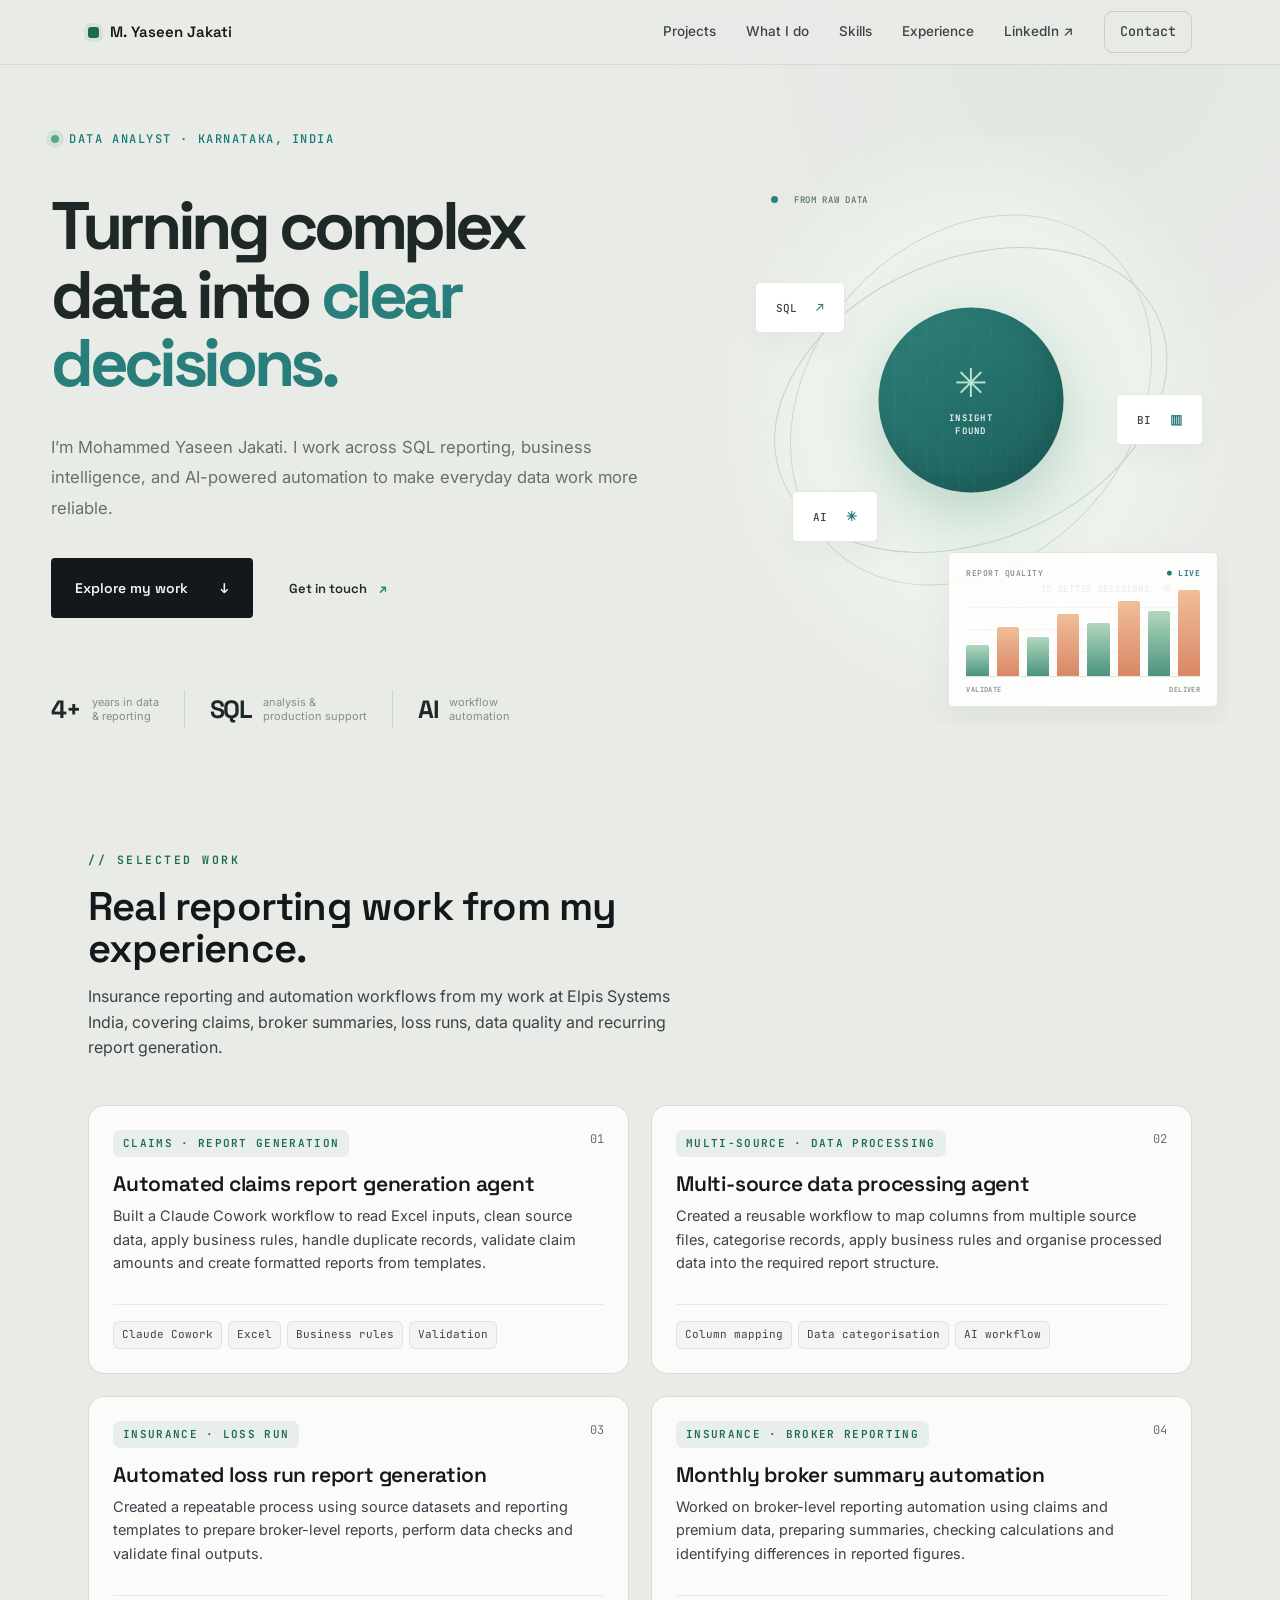
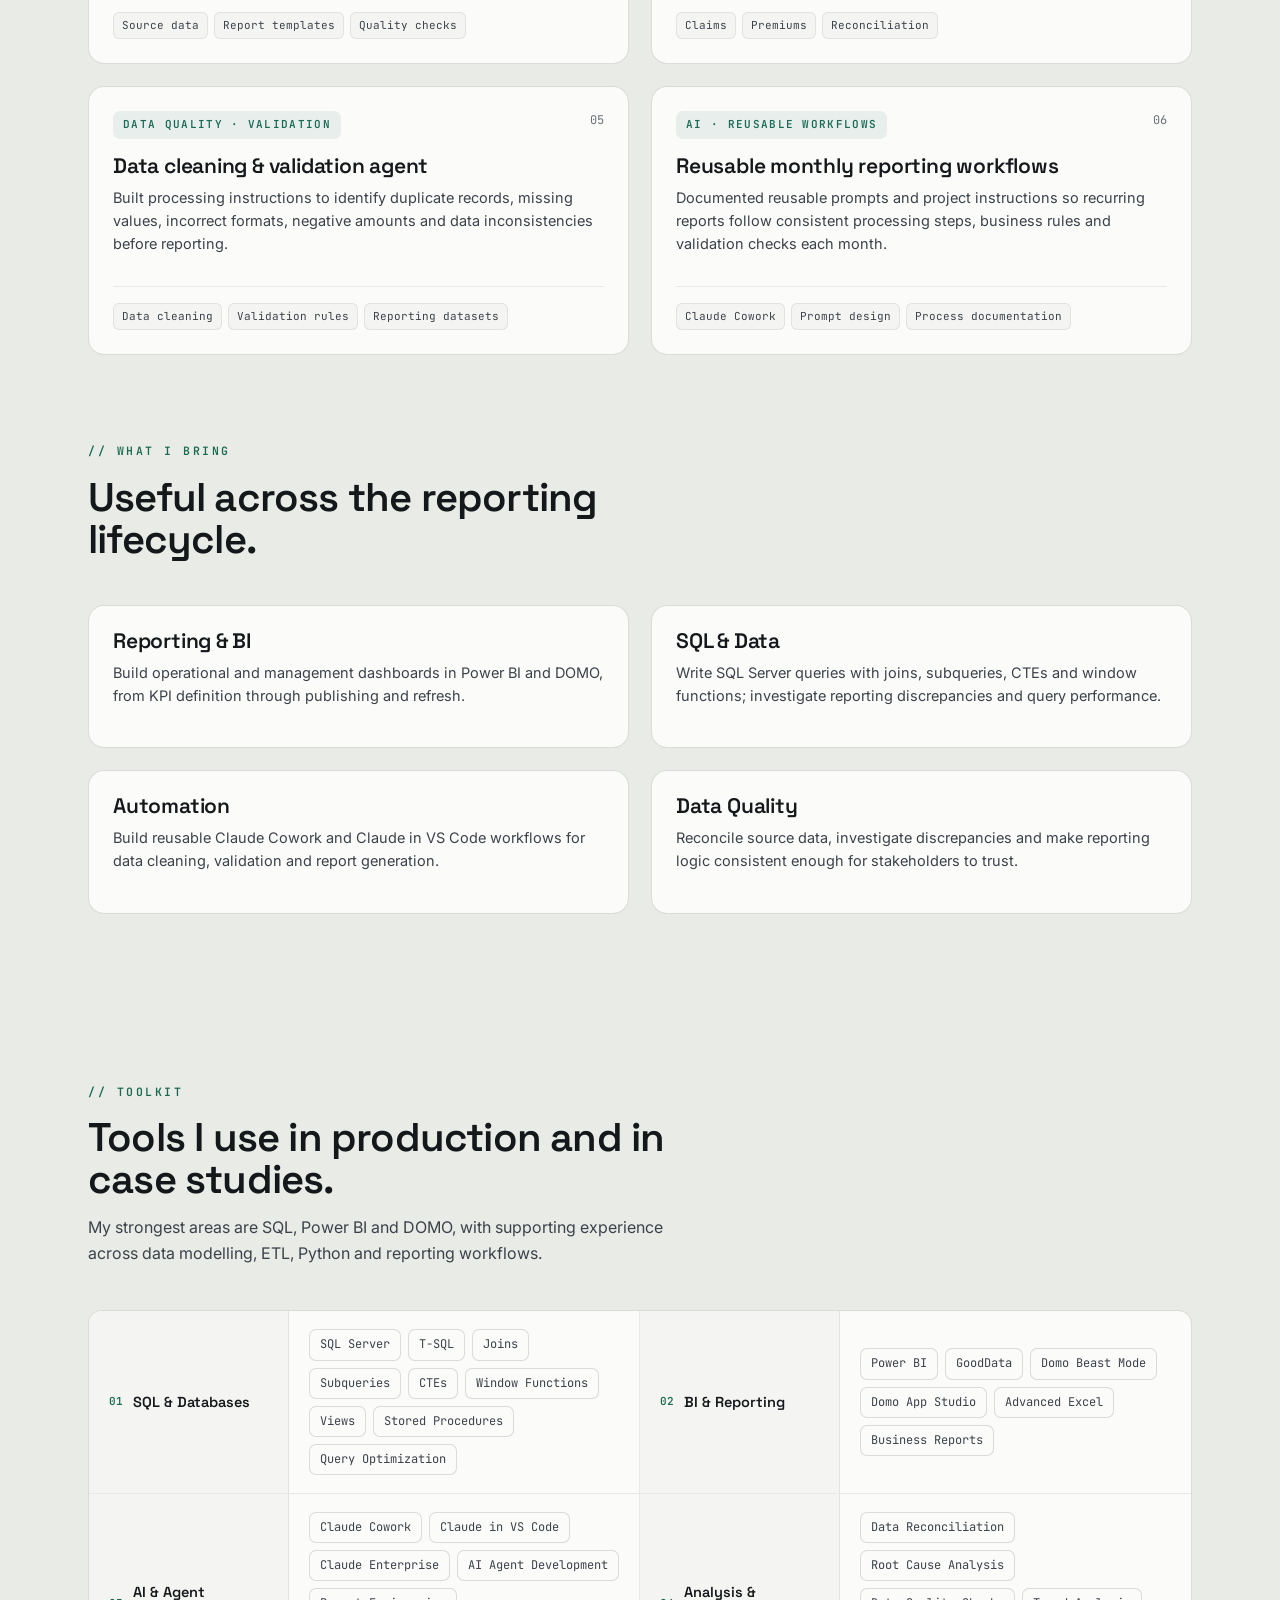
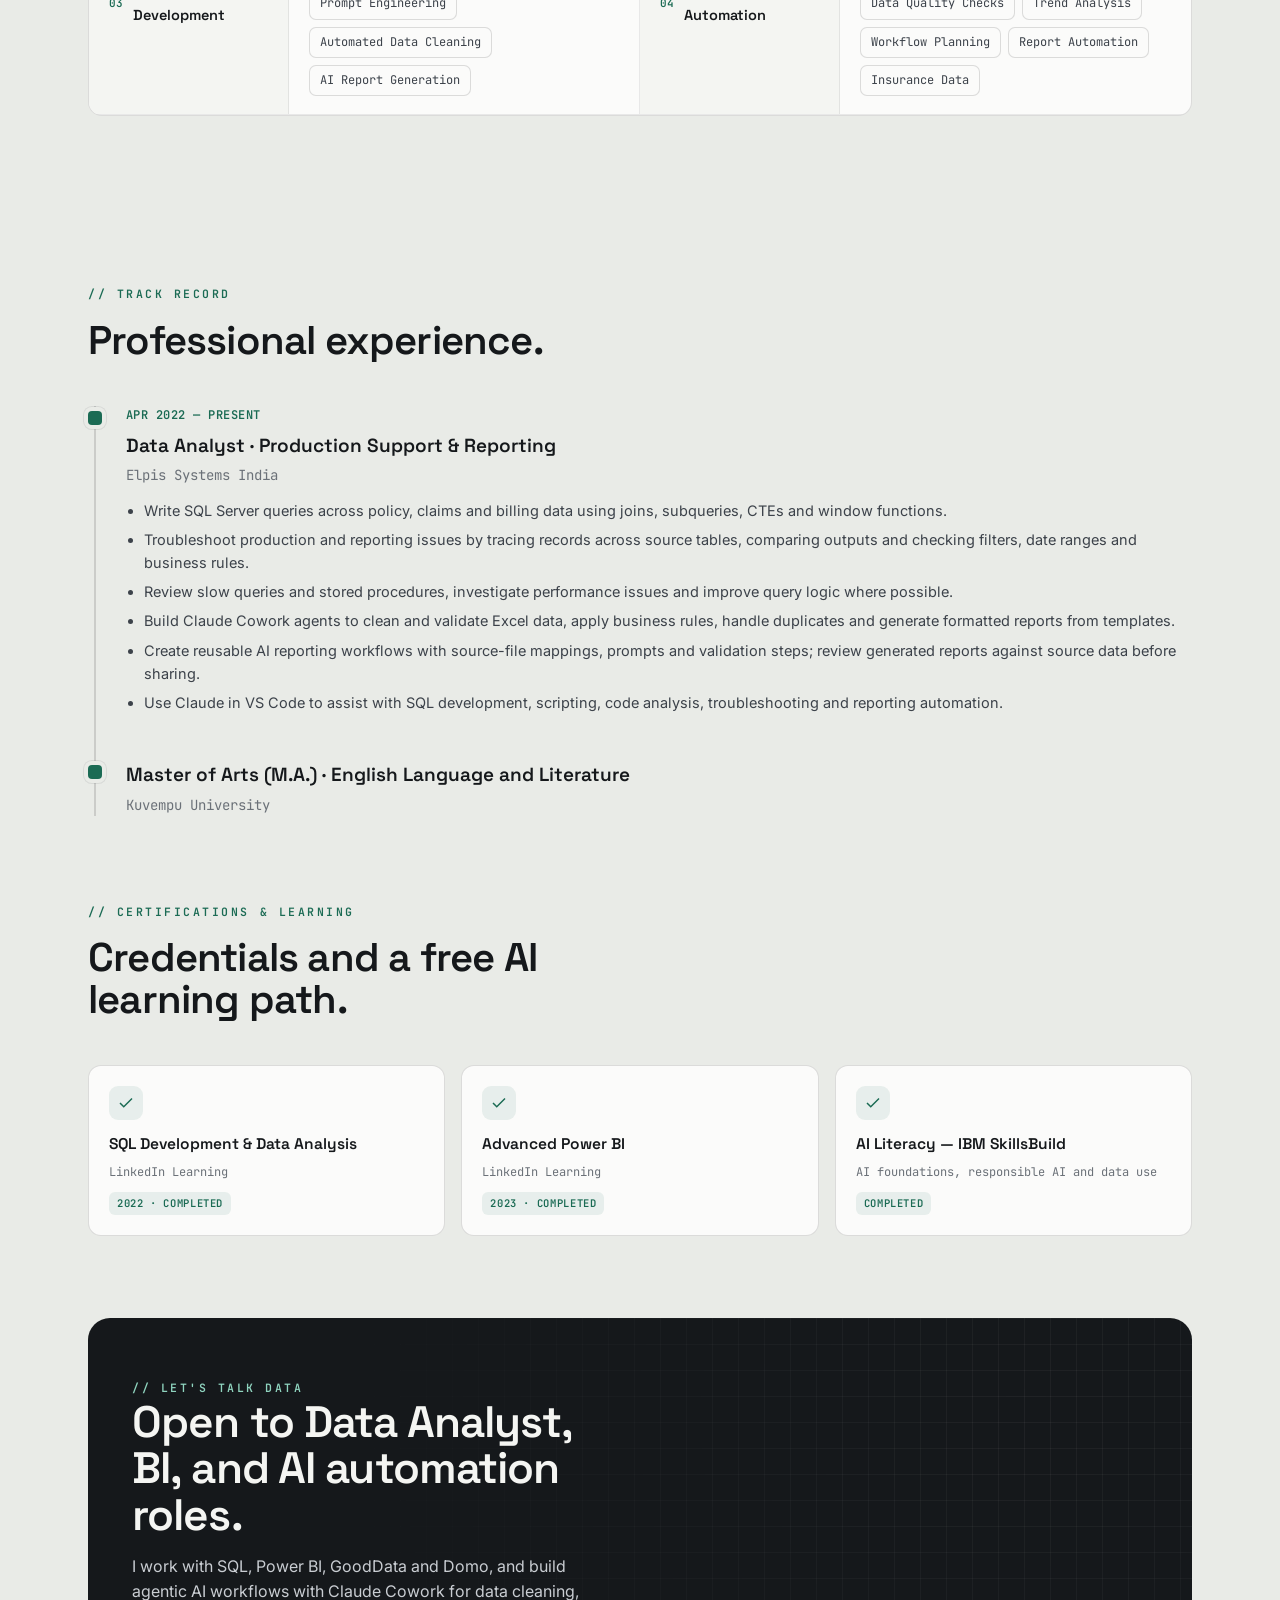
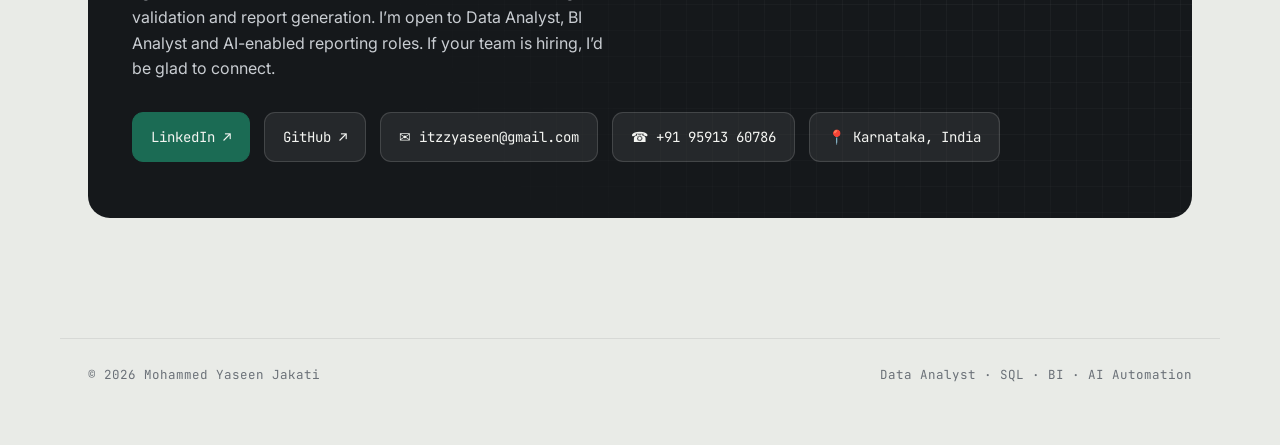
<file: index.html>
<!DOCTYPE html>
<html lang="en">
<head>
<meta charset="UTF-8" />
<meta name="viewport" content="width=device-width, initial-scale=1.0" />
<title>Mohammed Yaseen Jakati — Data Analyst · SQL · BI · AI Automation</title>
<meta name="description" content="Data Analyst with 4+ years of experience in SQL reporting, business intelligence, insurance analytics and AI-powered reporting automation." />
<link rel="preconnect" href="https://fonts.googleapis.com" />
<link rel="preconnect" href="https://fonts.gstatic.com" crossorigin />
<link href="https://fonts.googleapis.com/css2?family=Space+Grotesk:wght@400;500;600;700&family=Inter:wght@400;500;600&family=JetBrains+Mono:wght@400;500;600&display=swap" rel="stylesheet" />
<style>
  :root{
    --bg:#E9EBE7;
    --paper:#F4F5F2;
    --surface:#FBFBFA;
    --ink:#15181B;
    --ink-2:#3C424A;
    --ink-soft:#6B7178;
    --line:#15181b14;
    --line-strong:#15181b24;
    --accent:#1B6B54;      /* deep viridian */
    --accent-deep:#0F4D3B;
    --accent-soft:#1b6b5416;
    --amber:#D9932B;       /* data highlight, used sparingly */
    --brick:#B24127;       /* delta / down marker, rare */
    --r:14px;
    --maxw:1160px;
    --grid:24px;
  }
  *{box-sizing:border-box;margin:0;padding:0}
  html{scroll-behavior:smooth;-webkit-text-size-adjust:100%}
  body{
    font-family:"Inter",system-ui,sans-serif;
    color:var(--ink);
    background:var(--bg);
    line-height:1.6;
    -webkit-font-smoothing:antialiased;
    overflow-x:hidden;
  }
  /* Keep the homepage quiet so the content carries the visual weight. */
  body::before{content:"";position:fixed;inset:0;z-index:0;pointer-events:none;background:radial-gradient(circle at 85% 5%,#1b6b5408,transparent 32%);}
  .wrap{max-width:var(--maxw);margin:0 auto;padding:0 28px;position:relative;z-index:1}
  a{color:inherit;text-decoration:none}
  .mono{font-family:"JetBrains Mono",monospace}
  .eyebrow{
    font-family:"JetBrains Mono",monospace;
    font-size:11.5px;letter-spacing:.22em;text-transform:uppercase;
    color:var(--accent);font-weight:600;
  }
  h1,h2,h3{font-family:"Space Grotesk",sans-serif;font-weight:600;line-height:1.05;letter-spacing:-.01em}

  /* ---------- NAV ---------- */
  header.nav{position:sticky;top:0;z-index:50;backdrop-filter:blur(10px);
    background:color-mix(in srgb,var(--bg) 82%,transparent);
    border-bottom:1px solid var(--line)}
  .nav-in{display:flex;align-items:center;justify-content:space-between;height:64px}
  .brand{display:flex;align-items:center;gap:11px;font-family:"Space Grotesk";font-weight:600;font-size:15px}
  .brand .dot{width:11px;height:11px;border-radius:3px;background:var(--accent);
    box-shadow:0 0 0 4px var(--accent-soft)}
  .nav-links{display:flex;gap:30px;align-items:center}
  .nav-links a{font-size:13.5px;color:var(--ink-2);font-weight:500;transition:color .2s}
  .nav-links a:hover{color:var(--accent)}
  .nav-cta{font-family:"JetBrains Mono";font-size:12.5px;font-weight:500;padding:9px 15px;
    border:1px solid var(--line-strong);border-radius:9px;transition:.2s}
  .nav-cta:hover{background:var(--ink);color:var(--paper);border-color:var(--ink)}
  @media(max-width:760px){.nav-links a:not(.nav-cta){display:none}}

  /* ---------- HERO ---------- */
  .hero{padding:72px 0 40px}
  .hero-grid{display:grid;grid-template-columns:1.05fr .95fr;gap:52px;align-items:center}
  @media(max-width:900px){.hero-grid{grid-template-columns:1fr;gap:36px}}
  .avail{display:inline-flex;align-items:center;gap:8px;font-family:"JetBrains Mono";
    font-size:12px;color:var(--ink-2);border:1px solid var(--line-strong);
    border-radius:100px;padding:6px 13px;margin-bottom:26px}
  .avail .pulse{width:8px;height:8px;border-radius:50%;background:var(--accent);
    box-shadow:0 0 0 0 var(--accent);animation:pulse 2.4s infinite}
  @keyframes pulse{0%{box-shadow:0 0 0 0 #1b6b5455}70%{box-shadow:0 0 0 9px #1b6b5400}100%{box-shadow:0 0 0 0 #1b6b5400}}
  .hero h1{font-size:clamp(38px,6vw,66px);letter-spacing:-.03em}
  .hero h1 .accent{color:var(--accent)}
  .role{font-family:"JetBrains Mono";font-size:clamp(13px,1.6vw,16px);color:var(--ink-2);
    margin-top:20px;font-weight:500}
  .role b{color:var(--ink);font-weight:600}
  .lead{font-size:16.5px;color:var(--ink-2);max-width:44ch;margin-top:22px}
  .hero-cta{display:flex;gap:12px;margin-top:30px;flex-wrap:wrap}
  .btn{font-family:"Space Grotesk";font-weight:600;font-size:14.5px;padding:13px 22px;
    border-radius:11px;transition:.2s;display:inline-flex;align-items:center;gap:9px;cursor:pointer;border:1px solid transparent}
  .btn-primary{background:var(--ink);color:var(--paper)}
  .btn-primary:hover{background:var(--accent-deep);transform:translateY(-2px)}
  .btn-ghost{border-color:var(--line-strong);color:var(--ink)}
  .btn-ghost:hover{border-color:var(--ink);transform:translateY(-2px)}

  /* hero dashboard card */
  .dash{background:var(--surface);border:1px solid var(--line-strong);border-radius:18px;
    padding:20px;box-shadow:0 24px 60px -30px #15181b40;position:relative;overflow:hidden}
  .dash::after{content:"";position:absolute;inset:0;border-radius:18px;pointer-events:none;
    box-shadow:inset 0 1px 0 #fff}
  .dash-top{display:flex;justify-content:space-between;align-items:center;margin-bottom:16px}
  .dash-title{font-family:"JetBrains Mono";font-size:11.5px;letter-spacing:.14em;
    text-transform:uppercase;color:var(--ink-soft)}
  .dash-dots{display:flex;gap:6px}
  .dash-dots i{width:9px;height:9px;border-radius:50%;background:var(--line-strong);display:block}
  .kpi-row{display:grid;grid-template-columns:1fr 1fr;gap:12px;margin-bottom:14px}
  .kpi{background:var(--paper);border:1px solid var(--line);border-radius:11px;padding:13px 14px}
  .kpi .lab{font-family:"JetBrains Mono";font-size:10.5px;letter-spacing:.1em;
    text-transform:uppercase;color:var(--ink-soft)}
  .kpi .val{font-family:"Space Grotesk";font-weight:700;font-size:26px;margin-top:4px;line-height:1}
  .kpi .delta{font-family:"JetBrains Mono";font-size:11px;color:var(--accent);margin-top:5px}
  .kpi .delta.down{color:var(--brick)}
  .chart-box{background:var(--paper);border:1px solid var(--line);border-radius:11px;padding:14px 14px 10px}
  .chart-box .lab{font-family:"JetBrains Mono";font-size:10.5px;letter-spacing:.1em;
    text-transform:uppercase;color:var(--ink-soft);margin-bottom:10px;display:flex;justify-content:space-between}
  .bars{display:flex;align-items:flex-end;gap:9px;height:78px}
  .bars .bar{flex:1;background:linear-gradient(var(--accent),var(--accent-deep));border-radius:4px 4px 0 0;
    height:0;transition:height 1.1s cubic-bezier(.2,.8,.2,1)}
  .bars .bar:nth-child(4){background:linear-gradient(var(--amber),#b8791f)}

  /* ---------- STAT STRIP ---------- */
  .strip{border-top:1px solid var(--line);border-bottom:1px solid var(--line);margin-top:56px}
  .strip-in{display:grid;grid-template-columns:repeat(4,1fr)}
  .stat{padding:30px 8px;border-right:1px solid var(--line);text-align:center}
  .stat:last-child{border-right:none}
  .stat .n{font-family:"Space Grotesk";font-weight:700;font-size:clamp(30px,4vw,44px);color:var(--ink);line-height:1}
  .stat .n span{color:var(--accent)}
  .stat .c{font-family:"JetBrains Mono";font-size:11.5px;letter-spacing:.08em;text-transform:uppercase;
    color:var(--ink-soft);margin-top:9px}
  @media(max-width:640px){.strip-in{grid-template-columns:1fr 1fr}.stat:nth-child(2){border-right:none}
    .stat:nth-child(1),.stat:nth-child(2){border-bottom:1px solid var(--line)}}

  /* ---------- SECTION SHELL ---------- */
  section{padding:82px 0;position:relative}
  .sec-head{margin-bottom:44px;max-width:60ch}
  .sec-head h2{font-size:clamp(28px,3.6vw,40px);margin-top:14px;letter-spacing:-.02em}
  .sec-head p{color:var(--ink-2);margin-top:14px;font-size:16px}

  /* ---------- SKILLS spec sheet ---------- */
  .spec{display:grid;grid-template-columns:repeat(2,1fr);gap:0;border:1px solid var(--line-strong);
    border-radius:var(--r);overflow:hidden;background:var(--surface)}
  @media(max-width:760px){.spec{grid-template-columns:1fr}}
  .spec-row{display:grid;grid-template-columns:200px 1fr;border-bottom:1px solid var(--line);border-right:1px solid var(--line)}
  .spec-row:nth-child(even){border-right:none}
  @media(max-width:760px){.spec-row{border-right:none;grid-template-columns:1fr}}
  .spec-row .k{padding:18px 20px;font-family:"Space Grotesk";font-weight:600;font-size:14.5px;
    background:var(--paper);border-right:1px solid var(--line);display:flex;align-items:center;gap:10px}
  .spec-row .k .idx{font-family:"JetBrains Mono";font-size:11px;color:var(--accent);font-weight:600}
  .spec-row .v{padding:18px 20px;display:flex;flex-wrap:wrap;gap:7px;align-content:center}
  .chip{font-family:"JetBrains Mono";font-size:12px;color:var(--ink-2);
    border:1px solid var(--line-strong);border-radius:7px;padding:5px 10px;background:var(--surface);transition:.18s}
  .chip:hover{border-color:var(--accent);color:var(--accent)}

  /* ---------- PROJECTS ---------- */
  .proj-grid{display:grid;grid-template-columns:1fr 1fr;gap:22px}
  @media(max-width:820px){.proj-grid{grid-template-columns:1fr}}
  .card{background:var(--surface);border:1px solid var(--line-strong);border-radius:16px;
    padding:24px;transition:.25s;display:flex;flex-direction:column;position:relative;overflow:hidden}
  .card:hover{transform:translateY(-4px);box-shadow:0 26px 50px -28px #15181b40;border-color:var(--accent)}
  .card-top{display:flex;justify-content:space-between;align-items:flex-start;gap:14px;margin-bottom:16px}
  .domain{font-family:"JetBrains Mono";font-size:11px;letter-spacing:.12em;text-transform:uppercase;
    font-weight:600;color:var(--accent);background:var(--accent-soft);padding:5px 10px;border-radius:7px}
  .pid{font-family:"JetBrains Mono";font-size:12px;color:var(--ink-soft)}
  .card h3{font-size:21px;letter-spacing:-.01em;margin-bottom:9px}
  .card .desc{font-size:14.5px;color:var(--ink-2);margin-bottom:16px}
  .viz{height:96px;margin:2px 0 18px;border:1px solid var(--line);border-radius:10px;background:var(--paper);
    padding:10px 12px;display:flex;flex-direction:column;justify-content:flex-end}
  .viz svg{width:100%;height:100%;overflow:visible}
  .metrics{display:flex;gap:20px;margin-bottom:16px;flex-wrap:wrap}
  .metric .m-n{font-family:"Space Grotesk";font-weight:700;font-size:22px;color:var(--ink);line-height:1}
  .metric .m-n.pos{color:var(--accent)}
  .metric .m-c{font-family:"JetBrains Mono";font-size:10.5px;letter-spacing:.06em;text-transform:uppercase;
    color:var(--ink-soft);margin-top:5px}
  .card-links{display:flex;flex-wrap:wrap;gap:18px;align-items:center;margin-top:auto;padding-top:4px}
  .card-cta{display:inline-flex;align-items:center;gap:8px;font-family:"JetBrains Mono";font-size:12.5px;
    font-weight:600;color:var(--accent);transition:gap .18s}
  .card-cta:hover{gap:13px}
  .card-gh{display:inline-flex;align-items:center;gap:6px;font-family:"JetBrains Mono";font-size:12.5px;
    font-weight:500;color:var(--ink-soft);transition:color .18s}
  .card-gh:hover{color:var(--accent)}
  .stack{display:flex;flex-wrap:wrap;gap:6px;margin-top:14px;padding-top:16px;border-top:1px solid var(--line)}
  .stack .t{font-family:"JetBrains Mono";font-size:11px;color:var(--ink-2);background:var(--paper);
    border:1px solid var(--line);border-radius:6px;padding:4px 8px}
  .flow{display:flex;align-items:center;gap:7px;flex-wrap:wrap;margin-bottom:15px;
    font-family:"JetBrains Mono";font-size:11.5px;color:var(--ink-soft)}
  .flow b{color:var(--ink);font-weight:600}
  .flow .arw{color:var(--accent)}

  /* ---------- TIMELINE ---------- */
  .tl{border-left:2px solid var(--line-strong);margin-left:6px}
  .tl-item{position:relative;padding:0 0 34px 30px}
  .tl-item::before{content:"";position:absolute;left:-8px;top:5px;width:14px;height:14px;border-radius:4px;
    background:var(--accent);box-shadow:0 0 0 4px var(--bg),0 0 0 5px var(--line)}
  .tl-item:last-child{padding-bottom:0}
  .tl-when{font-family:"JetBrains Mono";font-size:12px;color:var(--accent);font-weight:600;letter-spacing:.04em}
  .tl-role{font-family:"Space Grotesk";font-weight:600;font-size:19px;margin:6px 0 3px}
  .tl-org{font-size:14px;color:var(--ink-soft);font-family:"JetBrains Mono"}
  .tl-body{color:var(--ink-2);font-size:14.5px;margin-top:12px}
  .tl-body li{margin:6px 0 6px 18px}

  /* ---------- CERTS ---------- */
  .certs{display:grid;grid-template-columns:repeat(3,1fr);gap:16px}
  @media(max-width:760px){.certs{grid-template-columns:1fr}}
  .cert{background:var(--surface);border:1px solid var(--line-strong);border-radius:13px;padding:20px}
  .cert .badge{width:34px;height:34px;border-radius:9px;background:var(--accent-soft);display:flex;
    align-items:center;justify-content:center;margin-bottom:14px;color:var(--accent)}
  .cert h4{font-family:"Space Grotesk";font-weight:600;font-size:15.5px;line-height:1.3}
  .cert .yr{font-family:"JetBrains Mono";font-size:12px;color:var(--ink-soft);margin-top:8px}
  .credential-link{display:inline-block;margin-top:13px;font-family:"JetBrains Mono",monospace;font-size:11px;font-weight:600;color:var(--accent)}
  .credential-link:hover{text-decoration:underline}
  .cert .st{display:inline-block;font-family:"JetBrains Mono";font-size:10.5px;margin-top:10px;
    padding:3px 8px;border-radius:6px;letter-spacing:.06em;text-transform:uppercase;font-weight:600}
  .st.done{background:var(--accent-soft);color:var(--accent)}
  .st.prog{background:#d9932b1f;color:#a9711d}

  /* ---------- CONTACT ---------- */
  .contact{background:var(--ink);color:var(--paper);border-radius:22px;padding:56px 44px;
    position:relative;overflow:hidden}
  .contact::before{content:"";position:absolute;inset:0;pointer-events:none;
    background-image:linear-gradient(#ffffff0c 1px,transparent 1px),linear-gradient(90deg,#ffffff0c 1px,transparent 1px);
    background-size:26px 26px;-webkit-mask-image:radial-gradient(circle at 85% 20%,#000,transparent 70%);
            mask-image:radial-gradient(circle at 85% 20%,#000,transparent 70%)}
  .contact h2{font-size:clamp(28px,4vw,44px);letter-spacing:-.02em;position:relative;max-width:16ch}
  .contact p{color:#c9cdd2;margin-top:16px;max-width:48ch;position:relative}
  .cc-row{display:flex;gap:14px;flex-wrap:wrap;margin-top:30px;position:relative}
  .cc{display:inline-flex;align-items:center;gap:10px;font-family:"JetBrains Mono";font-size:14px;
    background:#ffffff12;border:1px solid #ffffff24;border-radius:11px;padding:13px 18px;transition:.2s}
  .cc:hover{background:var(--accent);border-color:var(--accent);transform:translateY(-2px)}
  .cc.primary{background:var(--accent);border-color:var(--accent)}
  .cc.primary:hover{background:var(--accent-deep)}

  footer{padding:38px 0 60px;text-align:center}
  footer .f-in{display:flex;justify-content:space-between;align-items:center;flex-wrap:wrap;gap:16px;
    font-family:"JetBrains Mono";font-size:12.5px;color:var(--ink-soft);border-top:1px solid var(--line);padding-top:26px}

  /* reveal */
  .reveal{opacity:0;transform:translateY(22px);transition:opacity .7s ease,transform .7s cubic-bezier(.2,.8,.2,1)}
  .reveal.in{opacity:1;transform:none}
  @media(prefers-reduced-motion:reduce){
    *{animation:none!important;transition:none!important}
    .reveal{opacity:1;transform:none}
    html{scroll-behavior:auto}
  }
  :focus-visible{outline:2px solid var(--accent);outline-offset:3px;border-radius:4px}

  /* Reference-inspired opening hero */
  .hero-reference{padding:66px 0 36px}
  .hero-reference>.wrap{max-width:1760px;padding-left:clamp(28px,4vw,72px);padding-right:clamp(28px,4vw,72px)}
  .hero-reference .hero-grid{grid-template-columns:1.08fr .92fr;gap:34px;align-items:center}
  .hero-kicker{display:flex;align-items:center;gap:10px;margin:0 0 45px;color:#147a78;font:500 12px "JetBrains Mono",monospace;letter-spacing:.13em}
  .hero-status{width:8px;height:8px;border-radius:50%;background:#58a88b;box-shadow:0 0 0 5px #58a88b24}
  .hero-reference h1{font:700 clamp(52px,5.25vw,102px)/1.02 "Space Grotesk",sans-serif;letter-spacing:-.065em;color:#1e2927}
  .hero-reference h1 .accent{color:#277e7a}
  .hero-intro{max-width:620px;margin-top:34px;color:#66716e;font-size:clamp(16px,1.3vw,21px);line-height:1.85}
  .hero-reference .hero-cta{align-items:center;gap:36px;margin-top:34px}
  .hero-reference .btn{border-radius:4px;padding:18px 23px;font-size:14px}
  .hero-reference .btn-primary{gap:32px}
  .hero-contact{font:600 13px "Space Grotesk",sans-serif;color:#202b29}
  .hero-contact span{margin-left:9px;color:#287c78}
  .hero-reference .hero-meta{display:flex;align-items:center;gap:25px;margin-top:72px}
  .hero-meta>div{display:flex;align-items:center;gap:11px}
  .hero-meta strong{font:700 25px "Space Grotesk",sans-serif;letter-spacing:-.05em;color:#1d2927}
  .hero-meta span{font-size:11px;line-height:1.35;color:#82908a}
  .hero-meta>i{width:1px;height:38px;background:#ccd5ce}
  .insight-visual{height:590px;position:relative;background:radial-gradient(ellipse at 52% 47%,#dbece3 0,#edf2eb 41%,transparent 69%);overflow:hidden}
  .insight-orbit{position:absolute;left:51%;top:45%;border:1px solid #bdd5c8;border-radius:50%;transform:translate(-50%,-50%)}
  .orbit-a{width:78%;height:48%;transform:translate(-50%,-50%) rotate(-23deg)}
  .orbit-b{width:61%;height:69%;transform:translate(-50%,-50%) rotate(42deg);border-color:#c9d9cd}
  .insight-core{position:absolute;left:51%;top:45%;width:185px;height:185px;transform:translate(-50%,-50%);display:flex;flex-direction:column;justify-content:center;align-items:center;border-radius:50%;color:#fff;background:linear-gradient(145deg,#2e8079,#1b5e5a);box-shadow:0 22px 48px #397f6b33,inset -8px -10px 20px #16494555}
  .insight-core:before{content:"";position:absolute;inset:0;border-radius:50%;opacity:.17;background-image:linear-gradient(#fff3 1px,transparent 1px),linear-gradient(90deg,#fff3 1px,transparent 1px);background-size:16px 16px}
  .insight-core span,.insight-core b{position:relative}
  .insight-core span{font-size:40px;line-height:1;color:#b9e4d1}
  .insight-core b{margin-top:9px;text-align:center;font:500 9px/1.5 "JetBrains Mono",monospace;letter-spacing:.14em}
  .visual-caption{position:absolute;color:#587067;font:500 9px "JetBrains Mono",monospace;letter-spacing:.08em}
  .visual-caption span{display:inline-block;width:7px;height:7px;border-radius:50%;background:#27827c;margin-right:10px}
  .caption-top{left:13%;top:10%}
  .caption-bottom{right:11%;bottom:22%}
  .caption-bottom span{margin:0 0 0 9px;background:#ed9b74}
  .visual-chip{position:absolute;z-index:2;padding:16px 20px;background:#fff;border:1px solid #e2e9e1;border-radius:5px;box-shadow:0 12px 26px #314b3b0b;color:#384741;font:500 11px "JetBrains Mono",monospace}
  .visual-chip b{margin-left:12px;color:#287c78;font-size:13px}
  .sql-chip{left:10%;top:25%}
  .bi-chip{right:5%;top:44%}
  .ai-chip{left:17%;bottom:31%}
  .visual-report{position:absolute;right:2%;bottom:3%;width:270px;padding:15px 17px 12px;background:#ffffffdf;border:1px solid #e1e7df;border-radius:5px;box-shadow:0 14px 35px #314c3a10}
  .report-head,.report-foot{display:flex;justify-content:space-between;color:#7b8982;font:500 8px "JetBrains Mono",monospace;letter-spacing:.06em}
  .report-head b{color:#287c78;font-size:8px}
  .report-bars{height:91px;display:flex;align-items:end;gap:8px;margin:8px 0;border-bottom:1px solid #dce3db;background:repeating-linear-gradient(to bottom,transparent 0 21px,#e9eee8 22px)}
  .report-bars i{flex:1;height:var(--bar,40%);border-radius:2px 2px 0 0;background:linear-gradient(to top,#4b9381,#b1d8bc)}
  .report-bars i:nth-child(2n){background:linear-gradient(to top,#d98766,#f1be98)}
  .report-bars i:nth-child(1){--bar:35%}.report-bars i:nth-child(2){--bar:54%}.report-bars i:nth-child(3){--bar:43%}.report-bars i:nth-child(4){--bar:69%}.report-bars i:nth-child(5){--bar:59%}.report-bars i:nth-child(6){--bar:83%}.report-bars i:nth-child(7){--bar:72%}.report-bars i:nth-child(8){--bar:96%}
  .report-foot{font-size:7px}
  @media(max-width:1000px){
    .hero-reference .hero-grid{grid-template-columns:1fr;gap:14px}
    .hero-reference>.wrap{max-width:850px}
    .hero-kicker{margin-bottom:28px}
    .hero-reference h1{font-size:clamp(51px,9.5vw,82px)}
    .hero-intro{max-width:670px}
    .hero-reference .hero-meta{margin-top:45px}
    .insight-visual{height:470px;margin-top:6px}
  }
  @media(max-width:560px){
    .hero-reference{padding-top:45px}
    .hero-reference>.wrap{padding-left:21px;padding-right:21px}
    .hero-kicker{font-size:9px;margin-bottom:25px}
    .hero-reference h1{font-size:clamp(43px,12vw,62px)}
    .hero-intro{font-size:14px;line-height:1.75;margin-top:24px}
    .hero-reference .hero-cta{gap:22px;margin-top:25px}
    .hero-reference .btn{padding:15px 16px;font-size:12px}
    .hero-reference .btn-primary{gap:18px}
    .hero-reference .hero-meta{gap:12px;margin-top:40px;justify-content:space-between}
    .hero-meta>div{gap:6px}
    .hero-meta strong{font-size:18px}
    .hero-meta span{font-size:8px}
    .hero-meta>i{height:29px}
    .insight-visual{height:340px;margin:10px -13px 0}
    .insight-core{width:128px;height:128px}
    .insight-core span{font-size:30px}
    .sql-chip,.bi-chip,.ai-chip{padding:10px 12px;font-size:9px}
    .sql-chip{left:4%;top:20%}.bi-chip{right:1%;top:43%}.ai-chip{left:8%;bottom:24%}
    .caption-top{left:8%;top:8%}.caption-bottom{right:3%;bottom:14%}
    .visual-report{width:186px;padding:10px 11px 8px;right:1%;bottom:0}
    .report-bars{height:54px;gap:5px}
  }

</style>
</head>
<body>

<header class="nav">
  <div class="wrap nav-in">
    <a class="brand" href="#top"><span class="dot"></span>M. Yaseen Jakati</a>
    <nav class="nav-links">
      <a href="#work">Projects</a>
      <a href="#capabilities">What I do</a>
      <a href="#skills">Skills</a>
      <a href="#experience">Experience</a>
      <a href="https://www.linkedin.com/in/itzzyaseen" target="_blank" rel="noopener">LinkedIn ↗</a>
      <a href="#contact" class="nav-cta">Contact</a>
    </nav>
  </div>
</header>

<main id="top">

  <!-- HERO -->
  <section class="hero hero-reference">
    <div class="wrap hero-grid">
      <div class="hero-copy">
        <p class="hero-kicker"><span class="hero-status"></span> DATA ANALYST · KARNATAKA, INDIA</p>
        <h1>Turning complex<br>data into <span class="accent">clear<br>decisions.</span></h1>
        <p class="hero-intro">I’m Mohammed Yaseen Jakati. I work across SQL reporting, business intelligence, and AI-powered automation to make everyday data work more reliable.</p>
        <div class="hero-cta">
          <a href="#work" class="btn btn-primary">Explore my work <span aria-hidden="true">↓</span></a>
          <a href="#contact" class="hero-contact">Get in touch <span aria-hidden="true">↗</span></a>
        </div>
        <div class="hero-meta">
          <div><strong>4+</strong><span>years in data<br>&amp; reporting</span></div>
          <i aria-hidden="true"></i>
          <div><strong>SQL</strong><span>analysis &amp;<br>production support</span></div>
          <i aria-hidden="true"></i>
          <div><strong>AI</strong><span>workflow<br>automation</span></div>
        </div>
      </div>
      <div class="insight-visual" aria-hidden="true">
        <div class="insight-orbit orbit-a"></div>
        <div class="insight-orbit orbit-b"></div>
        <div class="visual-caption caption-top"><span></span> FROM RAW DATA</div>
        <div class="insight-core"><span>✳</span><b>INSIGHT<br>FOUND</b></div>
        <div class="visual-caption caption-bottom">TO BETTER DECISIONS <span></span></div>
        <div class="visual-chip sql-chip">SQL <b>↗</b></div>
        <div class="visual-chip bi-chip">BI <b>▥</b></div>
        <div class="visual-chip ai-chip">AI <b>✳</b></div>
        <div class="visual-report">
          <div class="report-head"><span>REPORT QUALITY</span><b>● LIVE</b></div>
          <div class="report-bars"><i></i><i></i><i></i><i></i><i></i><i></i><i></i><i></i></div>
          <div class="report-foot"><span>VALIDATE</span><span>DELIVER</span></div>
        </div>
      </div>
    </div>
  </section>

  <!-- WORK -->
  <section id="work">
    <div class="wrap">
      <div class="sec-head reveal">
        <span class="eyebrow">// Selected work</span>
        <h2>Real reporting work from my experience.</h2>
        <p>Insurance reporting and automation workflows from my work at Elpis Systems India, covering claims, broker summaries, loss runs, data quality and recurring report generation.</p>
      </div>
      <div class="proj-grid">
        <article class="card reveal">
          <div class="card-top"><span class="domain">Claims · Report generation</span><span class="pid">01</span></div>
          <h3>Automated claims report generation agent</h3>
          <p class="desc">Built a Claude Cowork workflow to read Excel inputs, clean source data, apply business rules, handle duplicate records, validate claim amounts and create formatted reports from templates.</p>
          <div class="stack"><span class="t">Claude Cowork</span><span class="t">Excel</span><span class="t">Business rules</span><span class="t">Validation</span></div>
        </article>
        <article class="card reveal">
          <div class="card-top"><span class="domain">Multi-source · Data processing</span><span class="pid">02</span></div>
          <h3>Multi-source data processing agent</h3>
          <p class="desc">Created a reusable workflow to map columns from multiple source files, categorise records, apply business rules and organise processed data into the required report structure.</p>
          <div class="stack"><span class="t">Column mapping</span><span class="t">Data categorisation</span><span class="t">AI workflow</span></div>
        </article>
        <article class="card reveal">
          <div class="card-top"><span class="domain">Insurance · Loss run</span><span class="pid">03</span></div>
          <h3>Automated loss run report generation</h3>
          <p class="desc">Created a repeatable process using source datasets and reporting templates to prepare broker-level reports, perform data checks and validate final outputs.</p>
          <div class="stack"><span class="t">Source data</span><span class="t">Report templates</span><span class="t">Quality checks</span></div>
        </article>
        <article class="card reveal">
          <div class="card-top"><span class="domain">Insurance · Broker reporting</span><span class="pid">04</span></div>
          <h3>Monthly broker summary automation</h3>
          <p class="desc">Worked on broker-level reporting automation using claims and premium data, preparing summaries, checking calculations and identifying differences in reported figures.</p>
          <div class="stack"><span class="t">Claims</span><span class="t">Premiums</span><span class="t">Reconciliation</span></div>
        </article>
        <article class="card reveal">
          <div class="card-top"><span class="domain">Data quality · Validation</span><span class="pid">05</span></div>
          <h3>Data cleaning &amp; validation agent</h3>
          <p class="desc">Built processing instructions to identify duplicate records, missing values, incorrect formats, negative amounts and data inconsistencies before reporting.</p>
          <div class="stack"><span class="t">Data cleaning</span><span class="t">Validation rules</span><span class="t">Reporting datasets</span></div>
        </article>
        <article class="card reveal">
          <div class="card-top"><span class="domain">AI · Reusable workflows</span><span class="pid">06</span></div>
          <h3>Reusable monthly reporting workflows</h3>
          <p class="desc">Documented reusable prompts and project instructions so recurring reports follow consistent processing steps, business rules and validation checks each month.</p>
          <div class="stack"><span class="t">Claude Cowork</span><span class="t">Prompt design</span><span class="t">Process documentation</span></div>
        </article>
      </div>
    </div>
  </section>

  <!-- WHAT I DO -->
  <section id="capabilities" style="padding-top:0">
    <div class="wrap">
      <div class="sec-head reveal">
        <span class="eyebrow">// What I bring</span>
        <h2>Useful across the reporting lifecycle.</h2>
      </div>
      <div class="proj-grid">
        <div class="card reveal"><h3>Reporting &amp; BI</h3><p class="desc">Build operational and management dashboards in Power BI and DOMO, from KPI definition through publishing and refresh.</p></div>
        <div class="card reveal"><h3>SQL &amp; Data</h3><p class="desc">Write SQL Server queries with joins, subqueries, CTEs and window functions; investigate reporting discrepancies and query performance.</p></div>
        <div class="card reveal"><h3>Automation</h3><p class="desc">Build reusable Claude Cowork and Claude in VS Code workflows for data cleaning, validation and report generation.</p></div>
        <div class="card reveal"><h3>Data Quality</h3><p class="desc">Reconcile source data, investigate discrepancies and make reporting logic consistent enough for stakeholders to trust.</p></div>
      </div>
    </div>
  </section>

  <!-- SKILLS -->
  <section id="skills">
    <div class="wrap">
      <div class="sec-head reveal">
        <span class="eyebrow">// Toolkit</span>
        <h2>Tools I use in production and in case studies.</h2>
        <p>My strongest areas are SQL, Power BI and DOMO, with supporting experience across data modelling, ETL, Python and reporting workflows.</p>
      </div>
      <div class="spec reveal">
        <div class="spec-row"><div class="k"><span class="idx">01</span>SQL &amp; Databases</div>
          <div class="v"><span class="chip">SQL Server</span><span class="chip">T-SQL</span><span class="chip">Joins</span><span class="chip">Subqueries</span><span class="chip">CTEs</span><span class="chip">Window Functions</span><span class="chip">Views</span><span class="chip">Stored Procedures</span><span class="chip">Query Optimization</span></div></div>
        <div class="spec-row"><div class="k"><span class="idx">02</span>BI &amp; Reporting</div>
          <div class="v"><span class="chip">Power BI</span><span class="chip">GoodData</span><span class="chip">Domo Beast Mode</span><span class="chip">Domo App Studio</span><span class="chip">Advanced Excel</span><span class="chip">Business Reports</span></div></div>
        <div class="spec-row"><div class="k"><span class="idx">03</span>AI &amp; Agent Development</div>
          <div class="v"><span class="chip">Claude Cowork</span><span class="chip">Claude in VS Code</span><span class="chip">Claude Enterprise</span><span class="chip">AI Agent Development</span><span class="chip">Prompt Engineering</span><span class="chip">Automated Data Cleaning</span><span class="chip">AI Report Generation</span></div></div>
        <div class="spec-row"><div class="k"><span class="idx">04</span>Analysis &amp; Automation</div>
          <div class="v"><span class="chip">Data Reconciliation</span><span class="chip">Root Cause Analysis</span><span class="chip">Data Quality Checks</span><span class="chip">Trend Analysis</span><span class="chip">Workflow Planning</span><span class="chip">Report Automation</span><span class="chip">Insurance Data</span></div></div>
      </div>
    </div>
  </section>

  <!-- EXPERIENCE -->
  <section id="experience">
    <div class="wrap">
      <div class="sec-head reveal">
        <span class="eyebrow">// Track record</span>
        <h2>Professional experience.</h2>
      </div>
      <div class="tl reveal">
        <div class="tl-item">
          <div class="tl-when">APR 2022 — PRESENT</div>
          <div class="tl-role">Data Analyst · Production Support &amp; Reporting</div>
          <div class="tl-org">Elpis Systems India</div>
          <div class="tl-body">
            <ul>
              <li>Write SQL Server queries across policy, claims and billing data using joins, subqueries, CTEs and window functions.</li>
              <li>Troubleshoot production and reporting issues by tracing records across source tables, comparing outputs and checking filters, date ranges and business rules.</li>
              <li>Review slow queries and stored procedures, investigate performance issues and improve query logic where possible.</li>
              <li>Build Claude Cowork agents to clean and validate Excel data, apply business rules, handle duplicates and generate formatted reports from templates.</li>
              <li>Create reusable AI reporting workflows with source-file mappings, prompts and validation steps; review generated reports against source data before sharing.</li>
              <li>Use Claude in VS Code to assist with SQL development, scripting, code analysis, troubleshooting and reporting automation.</li>
            </ul>
          </div>
        </div>
        <div class="tl-item">
          <div class="tl-role">Master of Arts (M.A.) · English Language and Literature</div>
          <div class="tl-org">Kuvempu University</div>
      </div>
    </div>
  </section>

  <!-- CERTS -->
  <section style="padding-top:0">
    <div class="wrap">
      <div class="sec-head reveal">
        <span class="eyebrow">// Certifications &amp; learning</span>
        <h2>Credentials and a free AI learning path.</h2>
      </div>
      <div class="certs reveal">
        <div class="cert">
          <div class="badge"><svg width="18" height="18" viewBox="0 0 24 24" fill="none" stroke="currentColor" stroke-width="2"><path d="M20 6 9 17l-5-5"/></svg></div>
          <h4>SQL Development &amp; Data Analysis</h4>
          <div class="yr">LinkedIn Learning</div>
          <span class="st done">2022 · Completed</span>
        </div>
        <div class="cert">
          <div class="badge"><svg width="18" height="18" viewBox="0 0 24 24" fill="none" stroke="currentColor" stroke-width="2"><path d="M20 6 9 17l-5-5"/></svg></div>
          <h4>Advanced Power BI</h4>
          <div class="yr">LinkedIn Learning</div>
          <span class="st done">2023 · Completed</span>
        </div>
        <div class="cert">
          <div class="badge"><svg width="18" height="18" viewBox="0 0 24 24" fill="none" stroke="currentColor" stroke-width="2"><path d="M20 6 9 17l-5-5"/></svg></div>
          <h4>AI Literacy — IBM SkillsBuild</h4>
          <div class="yr">AI foundations, responsible AI and data use</div>
          <span class="st done">Completed</span>
        </div>
      </div>
    </div>
  </section>

  <!-- CONTACT -->
  <section id="contact" style="padding-top:0">
    <div class="wrap">
      <div class="contact reveal">
        <span class="eyebrow" style="color:#8fd4bf">// Let's talk data</span>
        <h2>Open to Data Analyst, BI, and AI automation roles.</h2>
        <p>I work with SQL, Power BI, GoodData and Domo, and build agentic AI workflows with Claude Cowork for data cleaning, validation and report generation. I’m open to Data Analyst, BI Analyst and AI-enabled reporting roles. If your team is hiring, I’d be glad to connect.</p>
        <div class="cc-row">
          <a class="cc primary" href="https://www.linkedin.com/in/itzzyaseen" target="_blank" rel="noopener">LinkedIn ↗</a>
          <a class="cc" href="https://github.com/itzzyaseen/Portfolio" target="_blank" rel="noopener">GitHub ↗</a>
          <a class="cc" href="mailto:itzzyaseen@gmail.com">✉ itzzyaseen@gmail.com</a>
          <a class="cc" href="tel:+919591360786">☎ +91 95913 60786</a>
          <span class="cc">📍 Karnataka, India</span>
        </div>
      </div>
    </div>
  </section>

</main>

<footer>
  <div class="wrap f-in">
    <span>© 2026 Mohammed Yaseen Jakati</span>
    <span>Data Analyst · SQL · BI · AI Automation</span>
  </div>
</footer>

<script>
(function(){
  var reduce = window.matchMedia && window.matchMedia('(prefers-reduced-motion: reduce)').matches;

  // ----- Scroll reveal + trigger animations -----
  var io = new IntersectionObserver(function(entries){
    entries.forEach(function(e){
      if(e.isIntersecting){
        e.target.classList.add('in');
        runInside(e.target);
        io.unobserve(e.target);
      }
    });
  },{threshold:.18});
  document.querySelectorAll('.reveal').forEach(function(el){io.observe(el);});

  // hero dashboard animates on load
  window.addEventListener('load', function(){ setTimeout(function(){ animateDash(); }, 250); });

  function animateDash(){
    document.querySelectorAll('.dash .bar').forEach(function(b,i){
      setTimeout(function(){ b.style.height = b.getAttribute('data-h')+'%'; }, i*90);
    });
    document.querySelectorAll('.dash .val[data-count]').forEach(countUp);
  }

  function runInside(scope){
    // stat counters
    scope.querySelectorAll('[data-count]').forEach(countUp);
    // svg bars horizontal (insurance)
    scope.querySelectorAll('.v-bars rect').forEach(function(r,i){
      setTimeout(function(){ r.setAttribute('width', r.getAttribute('data-w')); }, 120+i*90);
    });
    // svg bars vertical (hr)
    scope.querySelectorAll('.v-bars2 rect').forEach(function(r,i){
      var h = +r.getAttribute('data-h');
      setTimeout(function(){ r.setAttribute('height', h); r.setAttribute('y', 76-h); }, 120+i*70);
    });
    // funnel
    scope.querySelectorAll('.v-funnel rect').forEach(function(r,i){
      setTimeout(function(){ r.setAttribute('width', r.getAttribute('data-w')); }, 120+i*100);
    });
    // donut
    scope.querySelectorAll('.v-donut').forEach(function(c,i){
      setTimeout(function(){ c.setAttribute('stroke-dasharray', c.getAttribute('data-dash')+' 999'); }, 180+i*160);
    });
    // gauge
    scope.querySelectorAll('.v-gauge').forEach(function(g){
      setTimeout(function(){ g.setAttribute('stroke-dasharray', g.getAttribute('data-dash')+' 999'); }, 200);
    });
    // line draw
    scope.querySelectorAll('.v-line').forEach(function(p){
      var len = p.getTotalLength ? p.getTotalLength() : 300;
      p.style.strokeDasharray = len; p.style.strokeDashoffset = len;
      p.getBoundingClientRect();
      p.style.transition = 'stroke-dashoffset 1.3s ease';
      setTimeout(function(){ p.style.strokeDashoffset = 0; }, 120);
    });
    // forecast (dashed) line + confidence band fade in after the actual line draws
    scope.querySelectorAll('.v-fore, .v-band').forEach(function(el){
      el.style.opacity = '0'; el.style.transition = 'opacity .7s ease';
      setTimeout(function(){ el.style.opacity = '1'; }, 900);
    });
  }

  function countUp(el){
    if(reduce){ el.textContent = finalStr(el); return; }
    var target = parseFloat(el.getAttribute('data-count'));
    var dec = parseInt(el.getAttribute('data-dec')||'0',10);
    var pre = el.getAttribute('data-prefix')||'';
    var suf = el.getAttribute('data-suffix')||'';
    var start = null, dur = 1300;
    function step(ts){
      if(!start) start = ts;
      var p = Math.min((ts-start)/dur,1);
      var eased = 1-Math.pow(1-p,3);
      var v = (target*eased).toFixed(dec);
      el.textContent = pre + v + suf;
      if(p<1) requestAnimationFrame(step);
      else el.textContent = pre + target.toFixed(dec) + suf;
    }
    requestAnimationFrame(step);
  }
  function finalStr(el){
    var dec = parseInt(el.getAttribute('data-dec')||'0',10);
    return (el.getAttribute('data-prefix')||'') + parseFloat(el.getAttribute('data-count')).toFixed(dec) + (el.getAttribute('data-suffix')||'');
  }
})();
</script>
</body>
</html>
</file>
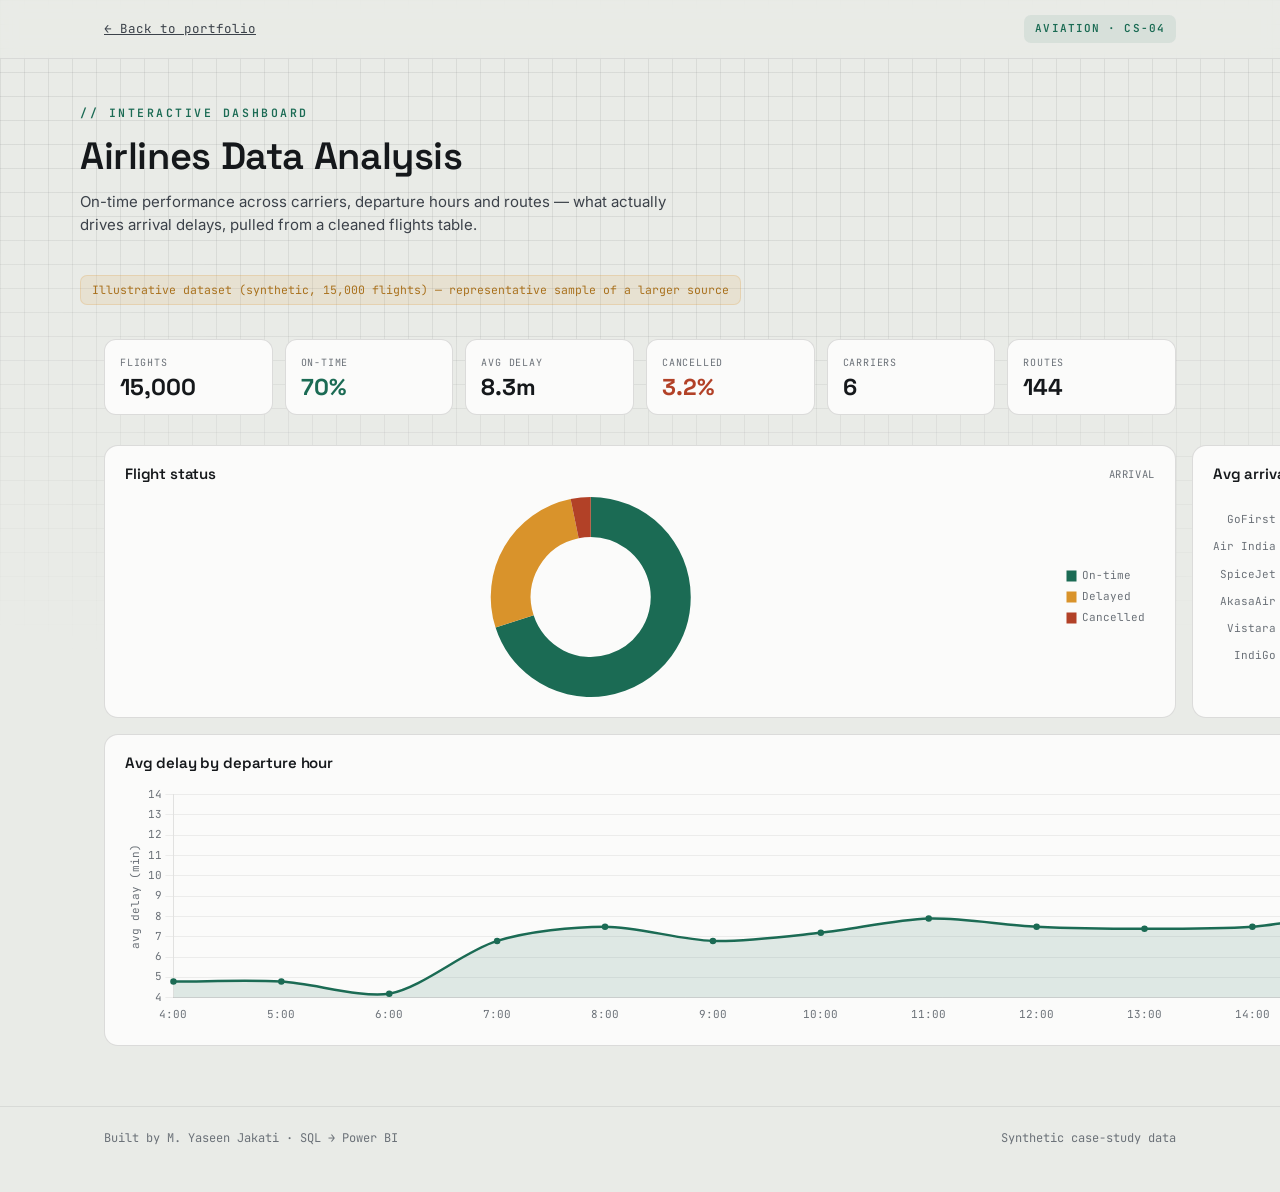
<file: projects/airlines/dashboard/index.html>
<!DOCTYPE html>
<html lang="en">
<head>
<meta charset="UTF-8"/>
<meta name="viewport" content="width=device-width, initial-scale=1.0"/>
<title>Airlines Data Analysis — Dashboard · M. Yaseen Jakati</title>
<link rel="preconnect" href="https://fonts.googleapis.com"/>
<link rel="preconnect" href="https://fonts.gstatic.com" crossorigin/>
<link href="https://fonts.googleapis.com/css2?family=Space+Grotesk:wght@400;500;600;700&family=Inter:wght@400;500;600&family=JetBrains+Mono:wght@400;500;600&display=swap" rel="stylesheet"/>
<link rel="stylesheet" href="/projects/dashboard.css"/>
<script src="/projects/vendor/chart.umd.js"></script>
<script src="/projects/airlines/dashboard/data.js"></script>
</head>
<body>
<div class="topbar"><div class="wrap topbar-in">
  <a class="back" href="/">← Back to portfolio</a>
  <span class="badge">Aviation · CS-04</span>
</div></div>

<div class="wrap head">
  <span class="eyebrow">// Interactive dashboard</span>
  <h1>Airlines Data Analysis</h1>
  <p>On-time performance across carriers, departure hours and routes — what actually drives arrival delays, pulled from a cleaned flights table.</p>
  <br/><span class="note">Illustrative dataset (synthetic, 15,000 flights) — representative sample of a larger source</span>
</div>

<div class="wrap">
  <div class="kpis" id="kpis"></div>
  <div class="grid">
    <div class="panel">
      <h3>Flight status <span class="sub">arrival</span></h3>
      <div class="canvas-box sm"><canvas id="status"></canvas></div>
    </div>
    <div class="panel">
      <h3>Avg arrival delay by carrier <span class="sub">minutes</span></h3>
      <div class="canvas-box sm"><canvas id="carrier"></canvas></div>
    </div>
    <div class="panel wide">
      <h3>Avg delay by departure hour <span class="sub">delays build through the day</span></h3>
      <div class="canvas-box"><canvas id="hour"></canvas></div>
    </div>
  </div>
</div>

<footer><div class="wrap f">
  <span>Built by M. Yaseen Jakati · SQL → Power BI</span>
  <span>Synthetic case-study data</span>
</div></footer>

<script>
const D = window.DASH, A="#1B6B54", A2="#2f9174", AM="#D9932B", BR="#B24127", INK="#6B7178";
Chart.defaults.font.family = "JetBrains Mono, monospace";
Chart.defaults.font.size = 11; Chart.defaults.color = INK;

const kpi = [
  ["Flights", D.kpis.flights.toLocaleString(), ""], ["On-time", D.kpis.ontime_pct+"%", "pos"],
  ["Avg delay", D.kpis.avg_delay+"m", ""], ["Cancelled", D.kpis.cancel_pct+"%", "neg"],
  ["Carriers", D.kpis.carriers, ""], ["Routes", D.kpis.routes, ""],
];
document.getElementById("kpis").innerHTML = kpi.map(k =>
  `<div class="kpi"><div class="lab">${k[0]}</div><div class="val ${k[2]}">${k[1]}</div></div>`).join("");

new Chart(document.getElementById("status"), {type:"doughnut", data:{labels:["On-time","Delayed","Cancelled"],
  datasets:[{data:[D.status.ontime,D.status.delayed,D.status.cancelled],
   backgroundColor:[A,AM,BR], borderWidth:0}]},
  options:{responsive:true,maintainAspectRatio:false,cutout:"60%",
  plugins:{legend:{position:"right",labels:{boxWidth:10,padding:10}}}}});

new Chart(document.getElementById("carrier"), {type:"bar", data:{labels:D.by_carrier.map(c=>c.name),
  datasets:[{data:D.by_carrier.map(c=>c.value),
   backgroundColor:D.by_carrier.map(c=>c.value>20?BR:c.value>14?AM:A2), borderRadius:4}]},
  options:{indexAxis:"y",responsive:true,maintainAspectRatio:false,plugins:{legend:{display:false}},
  scales:{x:{grid:{color:"#15181b10"}},y:{grid:{display:false}}}}});

new Chart(document.getElementById("hour"), {type:"line", data:{labels:D.by_hour.hours.map(h=>h+":00"),
  datasets:[{data:D.by_hour.delay, borderColor:A, backgroundColor:"#1b6b5420", fill:true,
   tension:.3, pointRadius:2, pointBackgroundColor:A, borderWidth:2.5}]},
  options:{responsive:true,maintainAspectRatio:false,plugins:{legend:{display:false}},
  scales:{y:{grid:{color:"#15181b10"},title:{display:true,text:"avg delay (min)"}},
   x:{grid:{display:false}}}}});
</script>
</body>
</html>
</file>
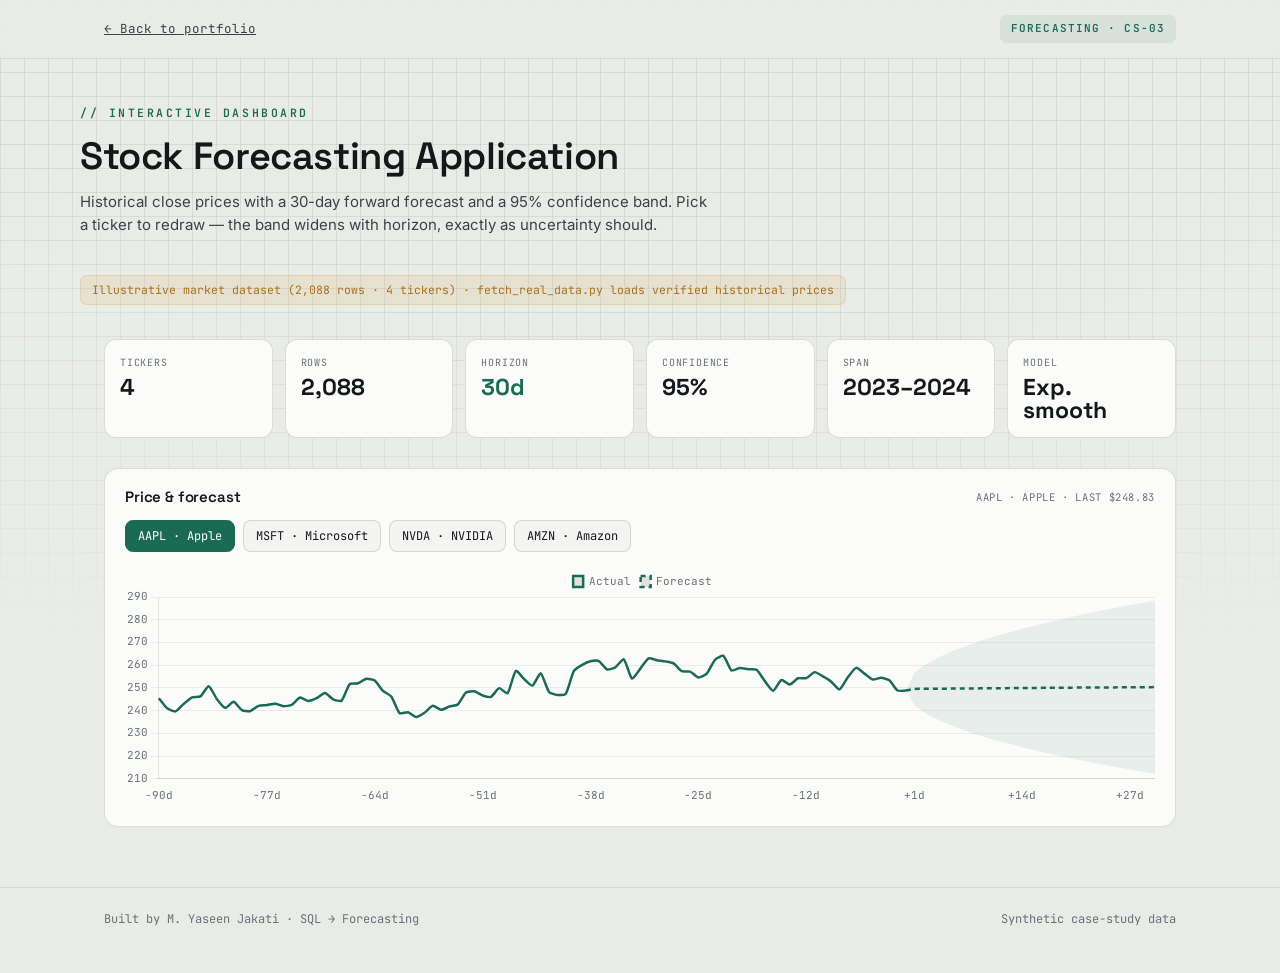
<file: projects/stock-forecasting/dashboard/index.html>
<!DOCTYPE html>
<html lang="en">
<head>
<meta charset="UTF-8"/>
<meta name="viewport" content="width=device-width, initial-scale=1.0"/>
<title>Stock Forecasting — Dashboard · M. Yaseen Jakati</title>
<link rel="preconnect" href="https://fonts.googleapis.com"/>
<link rel="preconnect" href="https://fonts.gstatic.com" crossorigin/>
<link href="https://fonts.googleapis.com/css2?family=Space+Grotesk:wght@400;500;600;700&family=Inter:wght@400;500;600&family=JetBrains+Mono:wght@400;500;600&display=swap" rel="stylesheet"/>
<link rel="stylesheet" href="/projects/dashboard.css"/>
<script src="/projects/vendor/chart.umd.js"></script>
<script src="/projects/stock-forecasting/dashboard/data.js"></script>
</head>
<body>
<div class="topbar"><div class="wrap topbar-in">
  <a class="back" href="/">← Back to portfolio</a>
  <span class="badge">Forecasting · CS-03</span>
</div></div>

<div class="wrap head">
  <span class="eyebrow">// Interactive dashboard</span>
  <h1>Stock Forecasting Application</h1>
  <p>Historical close prices with a 30-day forward forecast and a 95% confidence band. Pick a ticker to redraw — the band widens with horizon, exactly as uncertainty should.</p>
  <br/><span class="note">Illustrative market dataset (2,088 rows · 4 tickers) · fetch_real_data.py loads verified historical prices</span>
</div>

<div class="wrap">
  <div class="kpis" id="kpis"></div>
  <div class="grid">
    <div class="panel wide">
      <h3>Price &amp; forecast <span class="sub" id="tklabel"></span></h3>
      <div class="tickers" id="tickers"></div>
      <div class="canvas-box"><canvas id="chart"></canvas></div>
    </div>
  </div>
</div>

<footer><div class="wrap f">
  <span>Built by M. Yaseen Jakati · SQL → Forecasting</span>
  <span>Synthetic case-study data</span>
</div></footer>

<script>
const D = window.DASH, A="#1B6B54", AM="#D9932B", INK="#6B7178";
Chart.defaults.font.family = "JetBrains Mono, monospace";
Chart.defaults.font.size = 11; Chart.defaults.color = INK;

const kpi = [
  ["Tickers", D.kpis.tickers, ""], ["Rows", D.kpis.rows.toLocaleString(), ""],
  ["Horizon", D.kpis.horizon+"d", "pos"], ["Confidence", D.kpis.conf+"%", ""],
  ["Span", D.kpis.span, ""], ["Model", "Exp. smooth", ""],
];
document.getElementById("kpis").innerHTML = kpi.map(k =>
  `<div class="kpi"><div class="lab">${k[0]}</div><div class="val ${k[2]}">${k[1]}</div></div>`).join("");

let chart, active = D.tickers[0];
const tks = document.getElementById("tickers");
tks.innerHTML = D.tickers.map(t=>`<span class="tk" data-t="${t}">${t} · ${D.companies[t]}</span>`).join("");

function draw(t){
  active = t;
  document.querySelectorAll(".tk").forEach(el=>el.classList.toggle("active", el.dataset.t===t));
  document.getElementById("tklabel").textContent = t + " · " + D.companies[t] + " · last $" + D.series[t].last.toFixed(2);
  const s = D.series[t], H = s.hist.length, F = s.fc.length;
  const labels = [...Array(H).keys()].map(i=>"-"+(H-i)+"d").concat(["now"], s.fc.map((_,i)=>"+"+(i+1)+"d"));
  const hist  = s.hist.concat([s.last], Array(F).fill(null));
  const fc    = Array(H).fill(null).concat([s.last], s.fc);
  const upper = Array(H).fill(null).concat([s.last], s.upper);
  const lower = Array(H).fill(null).concat([s.last], s.lower);
  const data = {labels, datasets:[
    {label:"Upper 95%", data:upper, borderColor:"transparent", backgroundColor:"#1b6b5416",
     pointRadius:0, fill:"+1"},
    {label:"Lower 95%", data:lower, borderColor:"transparent", backgroundColor:"#1b6b5416",
     pointRadius:0, fill:false},
    {label:"Actual", data:hist, borderColor:A, borderWidth:2.5, pointRadius:0, tension:.2},
    {label:"Forecast", data:fc, borderColor:A, borderDash:[5,4], borderWidth:2.5, pointRadius:0, tension:.2},
  ]};
  if(chart){chart.data=data; chart.update();}
  else chart = new Chart(document.getElementById("chart"), {type:"line", data,
    options:{responsive:true,maintainAspectRatio:false,interaction:{intersect:false,mode:"index"},
    plugins:{legend:{labels:{boxWidth:10,filter:i=>["Actual","Forecast"].includes(i.text)}}},
    scales:{y:{grid:{color:"#15181b10"}},
      x:{grid:{display:false},ticks:{maxTicksLimit:10,autoSkip:true}}}}});
}
tks.addEventListener("click", e=>{ if(e.target.dataset.t) draw(e.target.dataset.t); });
draw(active);
</script>
</body>
</html>
</file>
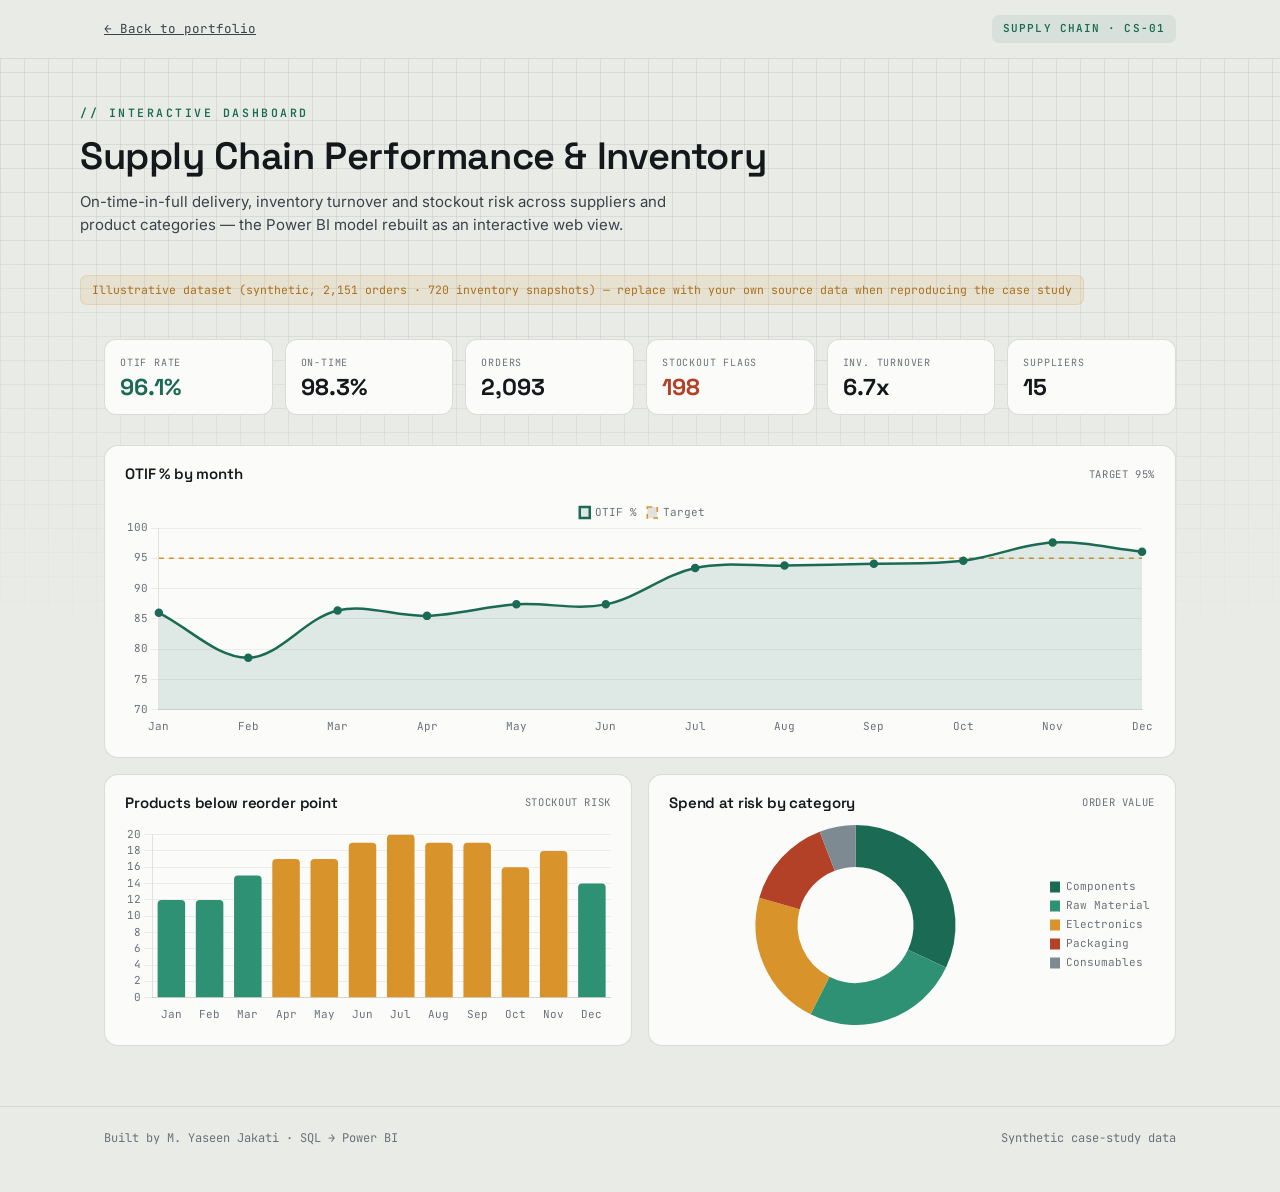
<file: projects/supply-chain/dashboard/index.html>
<!DOCTYPE html>
<html lang="en">
<head>
<meta charset="UTF-8"/>
<meta name="viewport" content="width=device-width, initial-scale=1.0"/>
<title>Supply Chain Performance — Dashboard · M. Yaseen Jakati</title>
<link rel="preconnect" href="https://fonts.googleapis.com"/>
<link rel="preconnect" href="https://fonts.gstatic.com" crossorigin/>
<link href="https://fonts.googleapis.com/css2?family=Space+Grotesk:wght@400;500;600;700&family=Inter:wght@400;500;600&family=JetBrains+Mono:wght@400;500;600&display=swap" rel="stylesheet"/>
<link rel="stylesheet" href="/projects/dashboard.css"/>
<script src="/projects/vendor/chart.umd.js"></script>
<script src="/projects/supply-chain/dashboard/data.js"></script>
</head>
<body>
<div class="topbar"><div class="wrap topbar-in">
  <a class="back" href="/">← Back to portfolio</a>
  <span class="badge">Supply Chain · CS-01</span>
</div></div>

<div class="wrap head">
  <span class="eyebrow">// Interactive dashboard</span>
  <h1>Supply Chain Performance &amp; Inventory</h1>
  <p>On-time-in-full delivery, inventory turnover and stockout risk across suppliers and product categories — the Power BI model rebuilt as an interactive web view.</p>
  <br/><span class="note">Illustrative dataset (synthetic, 2,151 orders · 720 inventory snapshots) — replace with your own source data when reproducing the case study</span>
</div>

<div class="wrap">
  <div class="kpis" id="kpis"></div>
  <div class="grid">
    <div class="panel wide">
      <h3>OTIF % by month <span class="sub">target 95%</span></h3>
      <div class="canvas-box"><canvas id="otif"></canvas></div>
    </div>
    <div class="panel">
      <h3>Products below reorder point <span class="sub">stockout risk</span></h3>
      <div class="canvas-box sm"><canvas id="stockouts"></canvas></div>
    </div>
    <div class="panel">
      <h3>Spend at risk by category <span class="sub">order value</span></h3>
      <div class="canvas-box sm"><canvas id="cats"></canvas></div>
    </div>
  </div>
</div>

<footer><div class="wrap f">
  <span>Built by M. Yaseen Jakati · SQL → Power BI</span>
  <span>Synthetic case-study data</span>
</div></footer>

<script>
const D = window.DASH, A="#1B6B54", A2="#2f9174", AM="#D9932B", BR="#B24127", INK="#6B7178";
Chart.defaults.font.family = "JetBrains Mono, monospace";
Chart.defaults.font.size = 11;
Chart.defaults.color = INK;

const kpi = [
  ["OTIF rate", D.kpis.otif+"%", "pos"], ["On-time", D.kpis.ontime+"%", ""],
  ["Orders", D.kpis.orders.toLocaleString(), ""], ["Stockout flags", D.kpis.stockouts, "neg"],
  ["Inv. turnover", D.kpis.turnover+"x", ""], ["Suppliers", D.kpis.suppliers, ""],
];
document.getElementById("kpis").innerHTML = kpi.map(k =>
  `<div class="kpi"><div class="lab">${k[0]}</div><div class="val ${k[2]}">${k[1]}</div></div>`).join("");

new Chart(document.getElementById("otif"), {type:"line", data:{labels:D.months, datasets:[
  {label:"OTIF %", data:D.otif, borderColor:A, backgroundColor:"#1b6b5420", fill:true, tension:.35,
   pointRadius:3, pointBackgroundColor:A, borderWidth:2.5},
  {label:"Target", data:D.months.map(()=>D.target), borderColor:AM, borderDash:[5,5],
   pointRadius:0, borderWidth:1.5, fill:false}
]}, options:{responsive:true,maintainAspectRatio:false,
  scales:{y:{min:70,max:100,grid:{color:"#15181b10"}},x:{grid:{display:false}}},
  plugins:{legend:{labels:{boxWidth:10}}}}});

new Chart(document.getElementById("stockouts"), {type:"bar", data:{labels:D.months, datasets:[
  {data:D.stockouts, backgroundColor:D.stockouts.map(v=>v>25?BR:v>15?AM:A2), borderRadius:4}]},
  options:{responsive:true,maintainAspectRatio:false,plugins:{legend:{display:false}},
  scales:{y:{grid:{color:"#15181b10"}},x:{grid:{display:false}}}}});

new Chart(document.getElementById("cats"), {type:"doughnut", data:{labels:D.categories.map(c=>c.name),
  datasets:[{data:D.categories.map(c=>c.value), backgroundColor:[A,A2,AM,BR,"#7d8a92"], borderWidth:0}]},
  options:{responsive:true,maintainAspectRatio:false,cutout:"58%",
  plugins:{legend:{position:"right",labels:{boxWidth:10,padding:8}}}}});
</script>
</body>
</html>
</file>
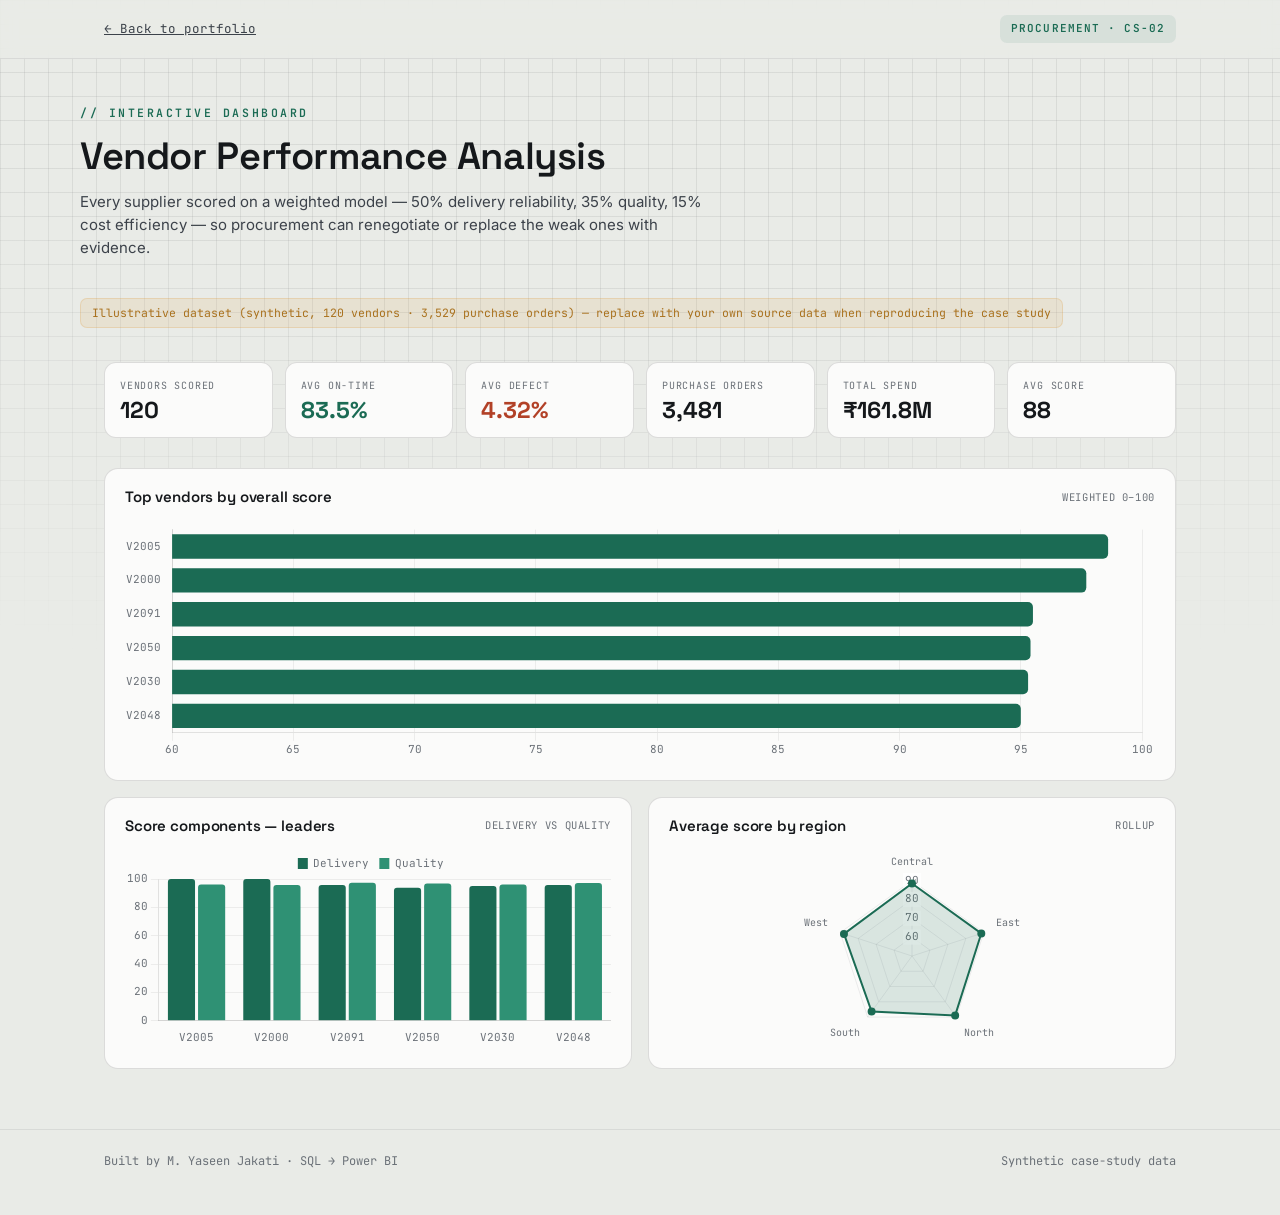
<file: projects/vendor-performance/dashboard/index.html>
<!DOCTYPE html>
<html lang="en">
<head>
<meta charset="UTF-8"/>
<meta name="viewport" content="width=device-width, initial-scale=1.0"/>
<title>Vendor Performance — Dashboard · M. Yaseen Jakati</title>
<link rel="preconnect" href="https://fonts.googleapis.com"/>
<link rel="preconnect" href="https://fonts.gstatic.com" crossorigin/>
<link href="https://fonts.googleapis.com/css2?family=Space+Grotesk:wght@400;500;600;700&family=Inter:wght@400;500;600&family=JetBrains+Mono:wght@400;500;600&display=swap" rel="stylesheet"/>
<link rel="stylesheet" href="/projects/dashboard.css"/>
<script src="/projects/vendor/chart.umd.js"></script>
<script src="/projects/vendor-performance/dashboard/data.js"></script>
</head>
<body>
<div class="topbar"><div class="wrap topbar-in">
  <a class="back" href="/">← Back to portfolio</a>
  <span class="badge">Procurement · CS-02</span>
</div></div>

<div class="wrap head">
  <span class="eyebrow">// Interactive dashboard</span>
  <h1>Vendor Performance Analysis</h1>
  <p>Every supplier scored on a weighted model — 50% delivery reliability, 35% quality, 15% cost efficiency — so procurement can renegotiate or replace the weak ones with evidence.</p>
  <br/><span class="note">Illustrative dataset (synthetic, 120 vendors · 3,529 purchase orders) — replace with your own source data when reproducing the case study</span>
</div>

<div class="wrap">
  <div class="kpis" id="kpis"></div>
  <div class="grid">
    <div class="panel wide">
      <h3>Top vendors by overall score <span class="sub">weighted 0–100</span></h3>
      <div class="canvas-box"><canvas id="top"></canvas></div>
    </div>
    <div class="panel">
      <h3>Score components — leaders <span class="sub">delivery vs quality</span></h3>
      <div class="canvas-box sm"><canvas id="components"></canvas></div>
    </div>
    <div class="panel">
      <h3>Average score by region <span class="sub">rollup</span></h3>
      <div class="canvas-box sm"><canvas id="region"></canvas></div>
    </div>
  </div>
</div>

<footer><div class="wrap f">
  <span>Built by M. Yaseen Jakati · SQL → Power BI</span>
  <span>Synthetic case-study data</span>
</div></footer>

<script>
const D = window.DASH, A="#1B6B54", A2="#2f9174", AM="#D9932B", BR="#B24127", INK="#6B7178";
Chart.defaults.font.family = "JetBrains Mono, monospace";
Chart.defaults.font.size = 11; Chart.defaults.color = INK;

const kpi = [
  ["Vendors scored", D.kpis.vendors, ""], ["Avg on-time", D.kpis.avg_ontime+"%", "pos"],
  ["Avg defect", D.kpis.avg_defect+"%", "neg"], ["Purchase orders", D.kpis.pos.toLocaleString(), ""],
  ["Total spend", "₹"+(D.kpis.spend/1e6).toFixed(1)+"M", ""], ["Avg score", D.kpis.avg_score, ""],
];
document.getElementById("kpis").innerHTML = kpi.map(k =>
  `<div class="kpi"><div class="lab">${k[0]}</div><div class="val ${k[2]}">${k[1]}</div></div>`).join("");

new Chart(document.getElementById("top"), {type:"bar", data:{labels:D.top.map(v=>v.name),
  datasets:[{data:D.top.map(v=>v.score), backgroundColor:A, borderRadius:5}]},
  options:{indexAxis:"y",responsive:true,maintainAspectRatio:false,plugins:{legend:{display:false}},
  scales:{x:{min:60,max:100,grid:{color:"#15181b10"}},y:{grid:{display:false}}}}});

new Chart(document.getElementById("components"), {type:"bar", data:{labels:D.top.map(v=>v.name),
  datasets:[
   {label:"Delivery", data:D.top.map(v=>v.delivery), backgroundColor:A, borderRadius:3},
   {label:"Quality",  data:D.top.map(v=>v.quality),  backgroundColor:A2, borderRadius:3}
  ]},
  options:{responsive:true,maintainAspectRatio:false,plugins:{legend:{labels:{boxWidth:10}}},
  scales:{y:{min:0,max:100,grid:{color:"#15181b10"}},x:{grid:{display:false}}}}});

new Chart(document.getElementById("region"), {type:"radar", data:{labels:D.by_region.map(r=>r.name),
  datasets:[{data:D.by_region.map(r=>r.value), borderColor:A, backgroundColor:"#1b6b5426",
   pointBackgroundColor:A, borderWidth:2}]},
  options:{responsive:true,maintainAspectRatio:false,plugins:{legend:{display:false}},
  scales:{r:{suggestedMin:50,suggestedMax:90,grid:{color:"#15181b12"},
   angleLines:{color:"#15181b12"},pointLabels:{font:{size:10}}}}}});
</script>
</body>
</html>
</file>
<file: projects/dashboard.css>
:root{
  --bg:#E9EBE7; --paper:#F4F5F2; --surface:#FBFBFA;
  --ink:#15181B; --ink-2:#3C424A; --ink-soft:#6B7178;
  --line:#15181b14; --line-strong:#15181b24;
  --accent:#1B6B54; --accent-deep:#0F4D3B; --accent-2:#2f9174;
  --amber:#D9932B; --brick:#B24127; --grid:24px;
}
*{box-sizing:border-box;margin:0;padding:0}
body{font-family:"Inter",system-ui,sans-serif;color:var(--ink);background:var(--bg);
  line-height:1.55;-webkit-font-smoothing:antialiased}
body::before{content:"";position:fixed;inset:0;z-index:0;pointer-events:none;
  background-image:linear-gradient(var(--line) 1px,transparent 1px),
    linear-gradient(90deg,var(--line) 1px,transparent 1px);
  background-size:var(--grid) var(--grid);
  -webkit-mask-image:radial-gradient(ellipse 120% 80% at 50% 0%,#000 45%,transparent 100%);
          mask-image:radial-gradient(ellipse 120% 80% at 50% 0%,#000 45%,transparent 100%);opacity:.9}
.wrap{max-width:1120px;margin:0 auto;padding:0 24px;position:relative;z-index:1}
.mono{font-family:"JetBrains Mono",monospace}
h1,h2,h3{font-family:"Space Grotesk",sans-serif;font-weight:600;letter-spacing:-.01em;line-height:1.1}
a{color:inherit}

.topbar{border-bottom:1px solid var(--line);background:color-mix(in srgb,var(--bg) 85%,transparent);
  backdrop-filter:blur(8px);position:sticky;top:0;z-index:20}
.topbar-in{display:flex;align-items:center;justify-content:space-between;height:58px}
.back{font-family:"JetBrains Mono";font-size:12.5px;color:var(--ink-2);display:inline-flex;
  align-items:center;gap:8px;transition:.2s}
.back:hover{color:var(--accent)}
.badge{font-family:"JetBrains Mono";font-size:11px;letter-spacing:.1em;text-transform:uppercase;
  color:var(--accent);background:#1b6b5416;padding:5px 11px;border-radius:7px;font-weight:600}

.head{padding:40px 0 8px}
.eyebrow{font-family:"JetBrains Mono";font-size:11.5px;letter-spacing:.22em;text-transform:uppercase;
  color:var(--accent);font-weight:600}
.head h1{font-size:clamp(26px,4vw,38px);margin-top:12px}
.head p{color:var(--ink-2);margin-top:12px;max-width:70ch;font-size:15px}
.note{display:inline-block;margin-top:14px;font-family:"JetBrains Mono";font-size:11.5px;
  color:#a9711d;background:#d9932b1c;border:1px solid #d9932b33;border-radius:7px;padding:5px 11px}

.kpis{display:grid;grid-template-columns:repeat(6,1fr);gap:12px;margin:26px 0 8px}
@media(max-width:860px){.kpis{grid-template-columns:repeat(3,1fr)}}
@media(max-width:480px){.kpis{grid-template-columns:repeat(2,1fr)}}
.kpi{background:var(--surface);border:1px solid var(--line-strong);border-radius:12px;padding:15px}
.kpi .lab{font-family:"JetBrains Mono";font-size:10px;letter-spacing:.08em;text-transform:uppercase;
  color:var(--ink-soft)}
.kpi .val{font-family:"Space Grotesk";font-weight:700;font-size:23px;margin-top:6px;line-height:1}
.kpi .val.pos{color:var(--accent)}
.kpi .val.neg{color:var(--brick)}

.grid{display:grid;grid-template-columns:1fr 1fr;gap:16px;padding:22px 0 60px}
@media(max-width:820px){.grid{grid-template-columns:1fr}}
.panel{background:var(--surface);border:1px solid var(--line-strong);border-radius:14px;padding:20px}
.panel.wide{grid-column:1 / -1}
.panel h3{font-size:15px;display:flex;align-items:center;justify-content:space-between}
.panel .sub{font-family:"JetBrains Mono";font-size:10.5px;color:var(--ink-soft);font-weight:400;
  text-transform:uppercase;letter-spacing:.06em}
.canvas-box{position:relative;height:240px;margin-top:14px}
.canvas-box.sm{height:200px}
.tickers{display:flex;gap:8px;margin-top:14px;flex-wrap:wrap}
.tk{font-family:"JetBrains Mono";font-size:12px;padding:6px 12px;border:1px solid var(--line-strong);
  border-radius:8px;cursor:pointer;transition:.15s;background:var(--paper)}
.tk:hover{border-color:var(--accent)}
.tk.active{background:var(--accent);color:#fff;border-color:var(--accent)}
footer{border-top:1px solid var(--line);padding:22px 0 44px}
footer .f{font-family:"JetBrains Mono";font-size:12px;color:var(--ink-soft);
  display:flex;justify-content:space-between;flex-wrap:wrap;gap:10px}
:focus-visible{outline:2px solid var(--accent);outline-offset:3px;border-radius:4px}
</file>
